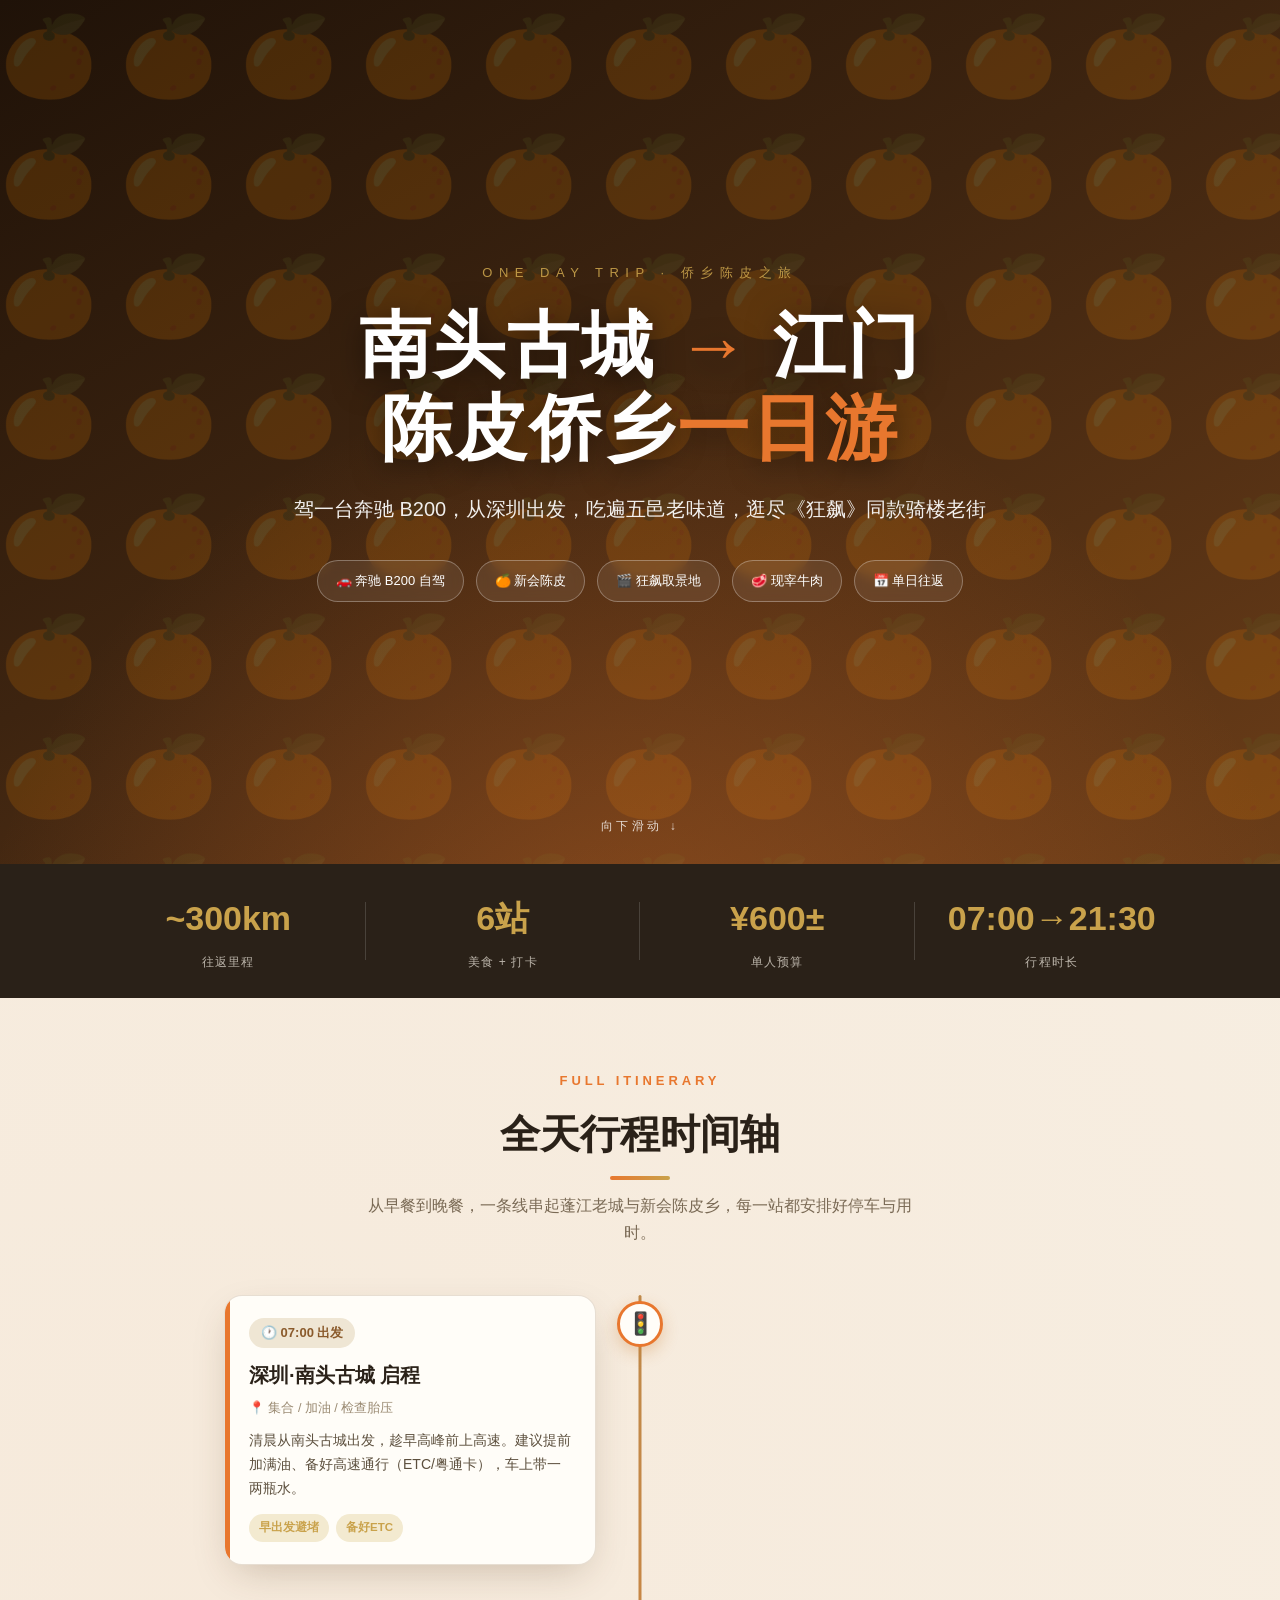
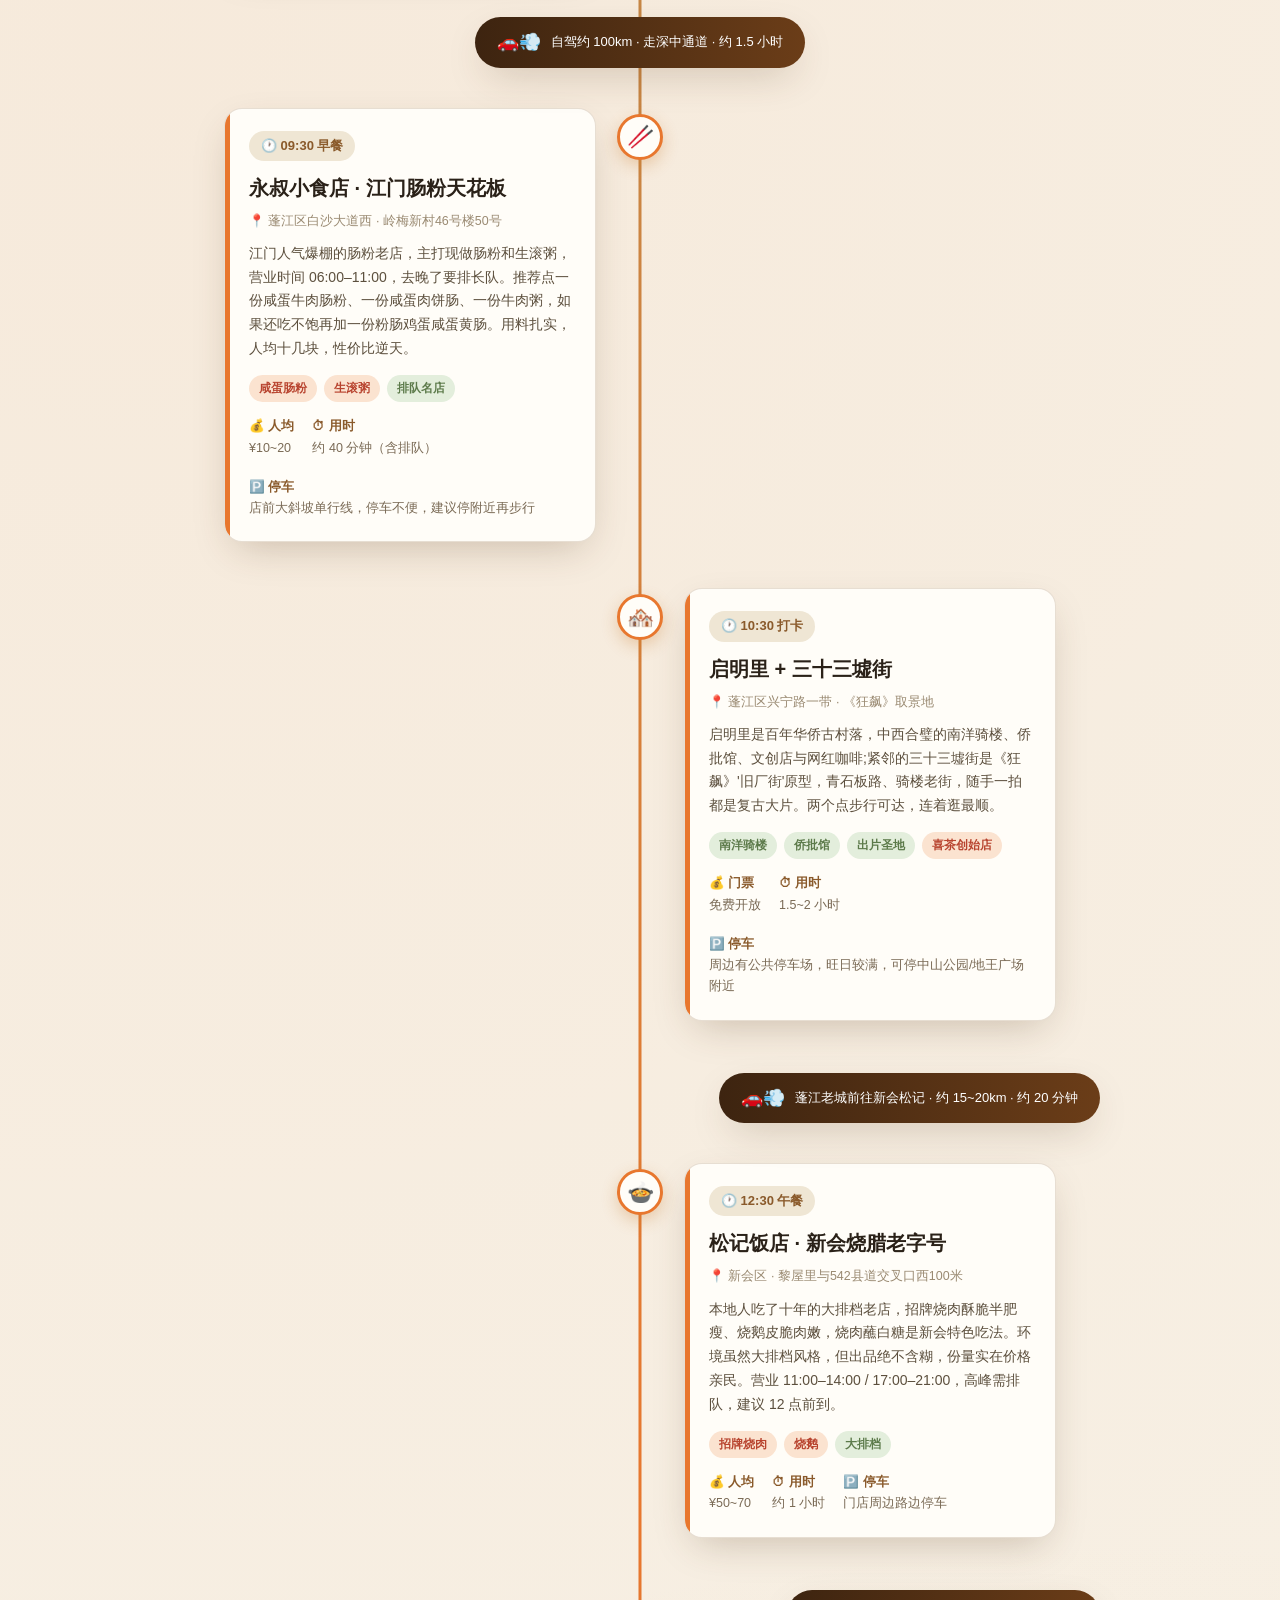
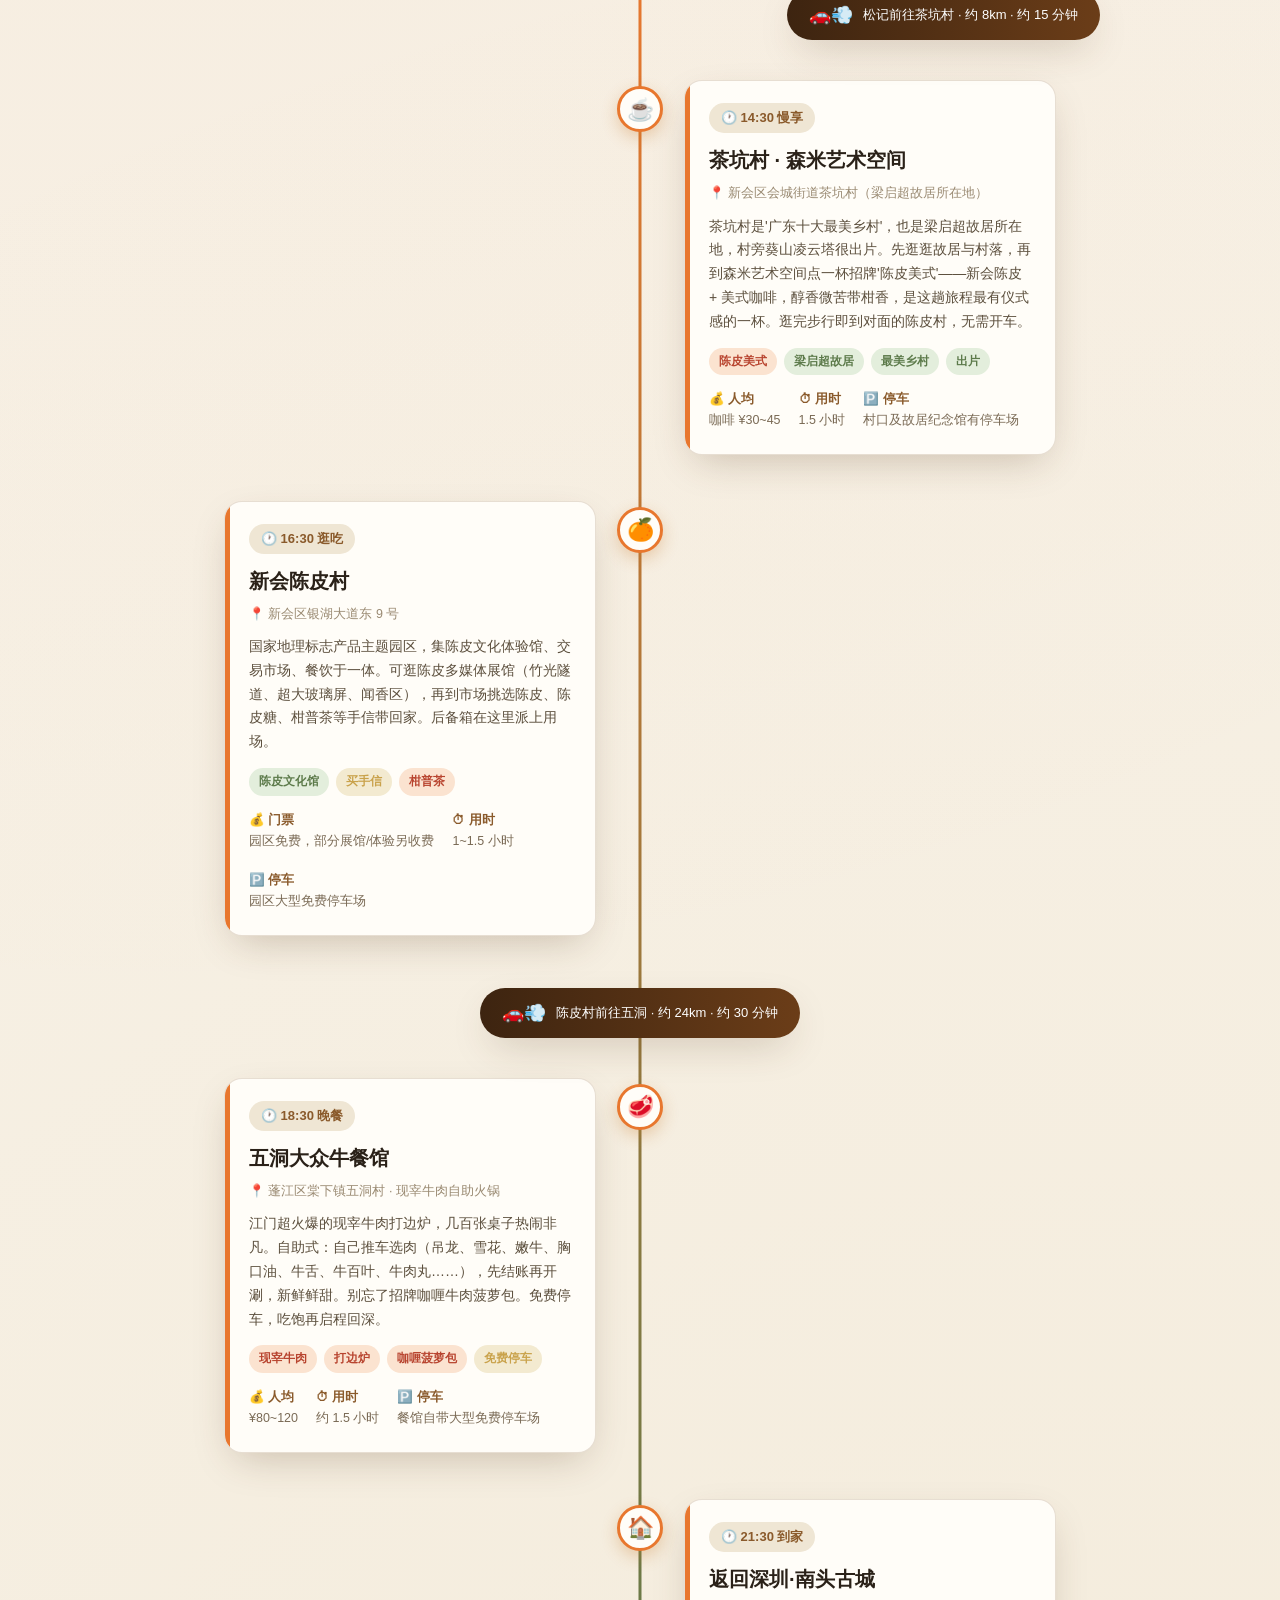
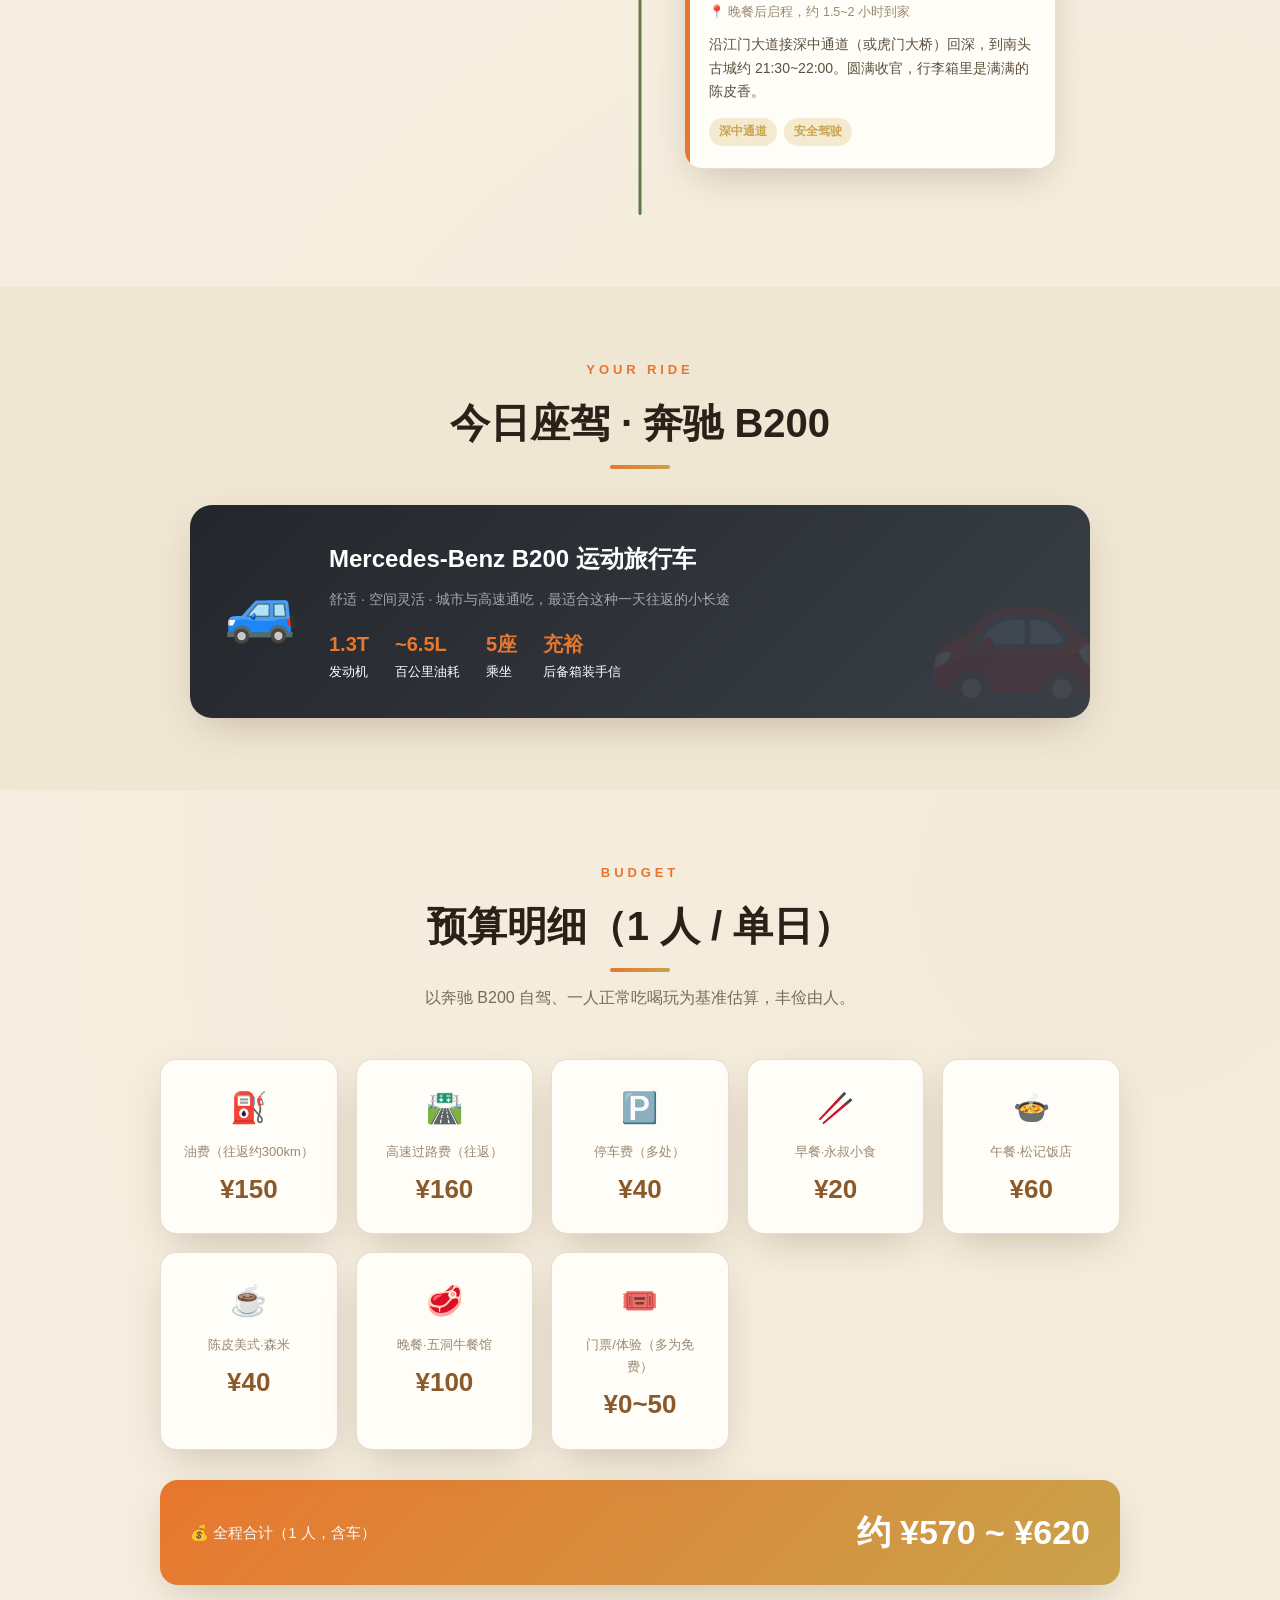
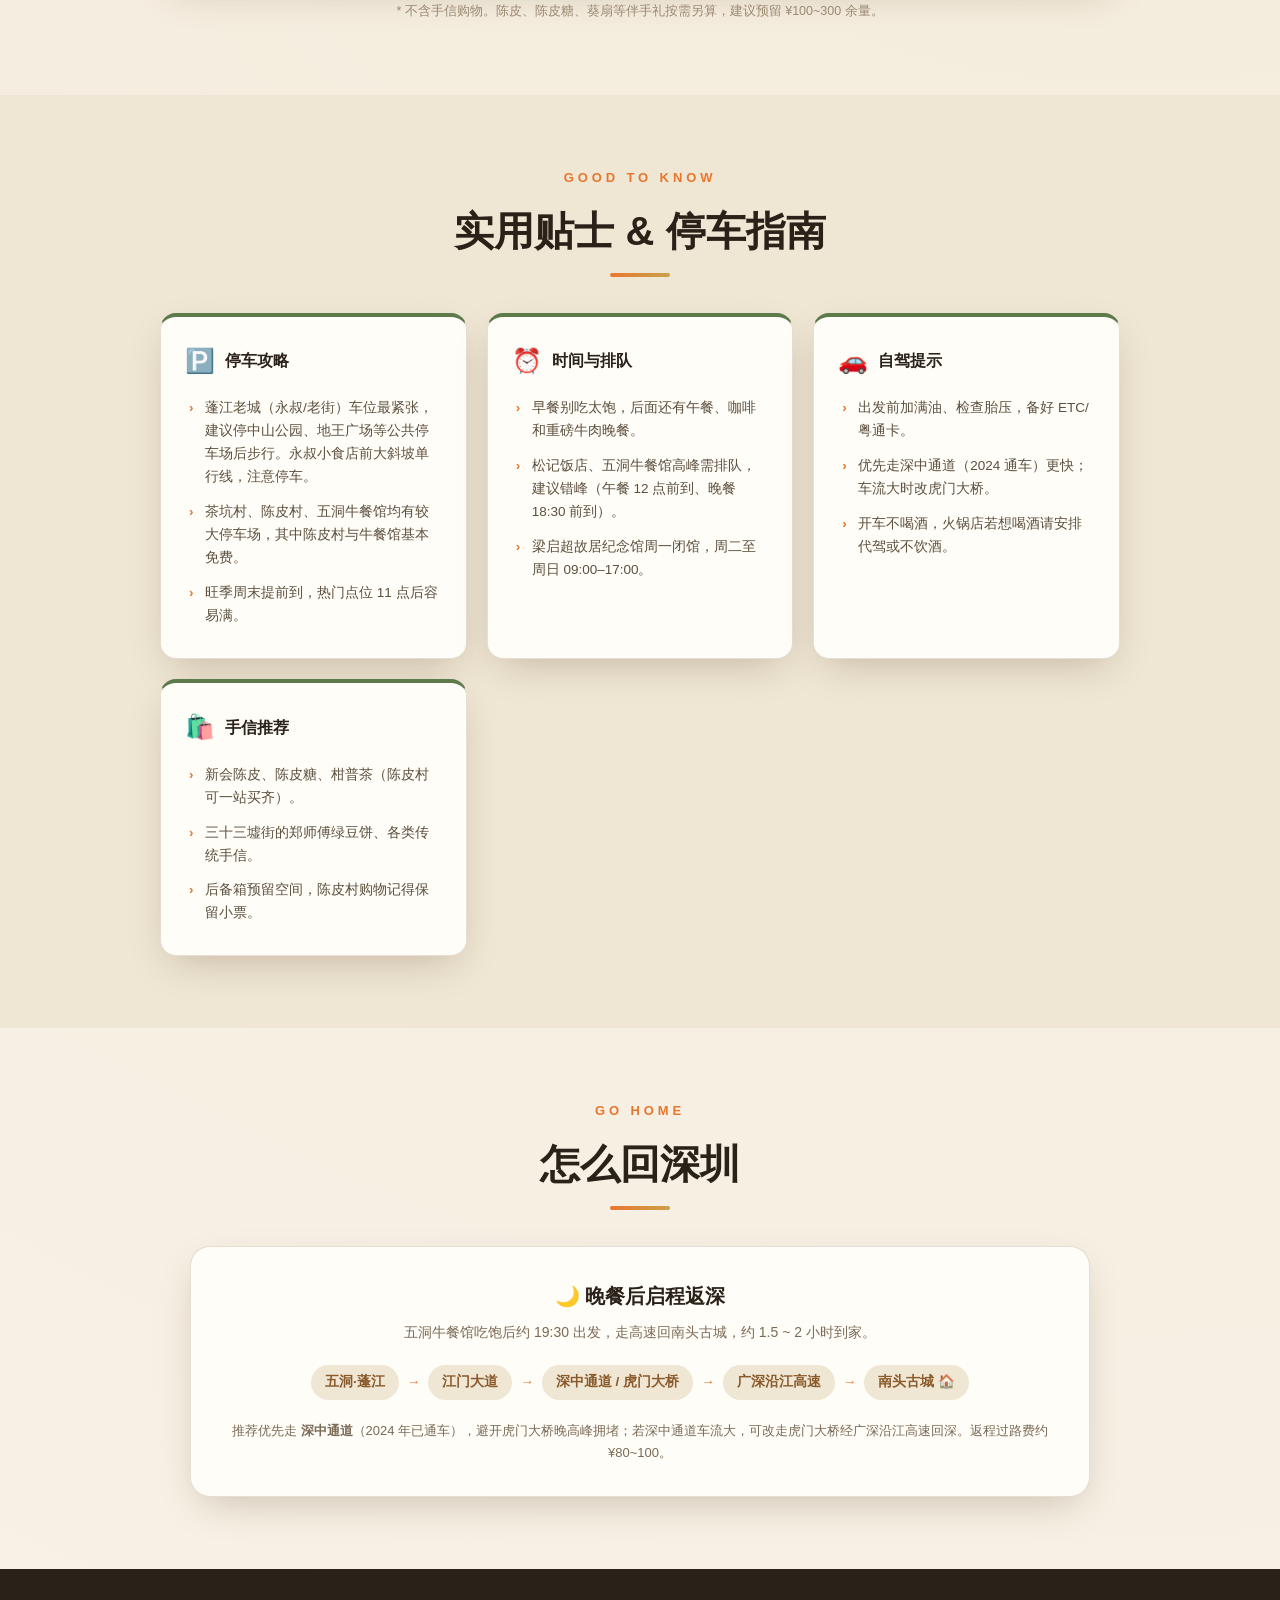
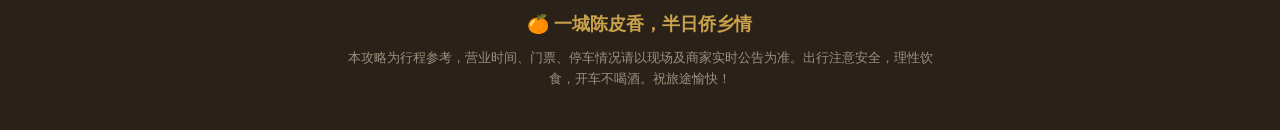
<file: 2025-shenzhen-jiangmen/index.html>
<!DOCTYPE html>
<html lang="zh-CN">
<head>
<meta charset="UTF-8">
<meta name="viewport" content="width=device-width, initial-scale=1.0">
<title>深圳 → 江门 · 陈皮侨乡一日游攻略</title>
<link rel="preconnect" href="https://fonts.googleapis.com">
<style>
:root{
  --ink:#2a2118; --paper:#f7f1e6; --paper2:#efe6d4;
  --tea:#8a5a2b; --tea-light:#c08a4a; --orange:#e8772e;
  --green:#5c7a4a; --gold:#c9a24b; --red:#b8442f;
  --card:#fffdf8; --shadow:0 14px 40px -12px rgba(80,50,20,.28);
  --line:rgba(120,80,40,.18);
}
*{margin:0;padding:0;box-sizing:border-box}
html{scroll-behavior:smooth}
body{
  font-family:"PingFang SC","Microsoft YaHei","Noto Sans SC",sans-serif;
  color:var(--ink); background:var(--paper);
  background-image:
    radial-gradient(circle at 12% 20%,rgba(232,119,46,.06),transparent 40%),
    radial-gradient(circle at 88% 70%,rgba(201,162,75,.08),transparent 45%);
  line-height:1.7; overflow-x:hidden;
}
.wrap{max-width:1120px;margin:0 auto;padding:0 20px}

/* ===== HERO ===== */
.hero{
  position:relative;min-height:96vh;display:flex;align-items:center;justify-content:center;
  text-align:center;overflow:hidden;
  background:linear-gradient(150deg,#1f1208 0%,#3d2410 45%,#6b3d18 100%);
}
.hero::after{content:"";position:absolute;inset:0;
  background:radial-gradient(circle at 50% 120%,rgba(232,119,46,.35),transparent 55%);}
.hero-bg{position:absolute;inset:0;opacity:.16;
  background-image:url("data:image/svg+xml,%3Csvg xmlns='http://www.w3.org/2000/svg' width='80' height='80'%3E%3Ctext y='55' font-size='52'%3E%F0%9F%8D%8A%3C/text%3E%3C/svg%3E");
  background-size:120px;animation:drift 60s linear infinite;}
@keyframes drift{from{background-position:0 0}to{background-position:480px 480px}}
.hero-inner{position:relative;z-index:2;color:#fff;padding:30px;animation:rise 1.1s cubic-bezier(.2,.8,.2,1)}
.hero .eyebrow{letter-spacing:.5em;font-size:13px;color:var(--gold);margin-bottom:20px;
  text-transform:uppercase;opacity:.9}
.hero h1{font-size:clamp(34px,7vw,72px);font-weight:800;letter-spacing:2px;
  text-shadow:0 6px 30px rgba(0,0,0,.5);line-height:1.15}
.hero h1 .accent{color:var(--orange)}
.hero .sub{margin-top:22px;font-size:clamp(15px,2.4vw,20px);opacity:.92;font-weight:300}
.hero-tags{display:flex;gap:12px;justify-content:center;flex-wrap:wrap;margin-top:34px}
.htag{padding:9px 18px;border:1px solid rgba(255,255,255,.3);border-radius:30px;
  font-size:13px;backdrop-filter:blur(6px);background:rgba(255,255,255,.08);
  transition:.3s;color:#fff}
.htag:hover{background:rgba(232,119,46,.35);transform:translateY(-3px)}
.scroll-cue{position:absolute;bottom:28px;left:50%;transform:translateX(-50%);
  color:#fff;font-size:12px;letter-spacing:.3em;z-index:2;animation:bob 2s infinite;opacity:.8}
@keyframes bob{0%,100%{transform:translate(-50%,0)}50%{transform:translate(-50%,10px)}}
@keyframes rise{from{opacity:0;transform:translateY(40px)}to{opacity:1;transform:none}}

/* ===== SUMMARY STRIP ===== */
.strip{background:var(--ink);color:#f7f1e6;padding:26px 0}
.strip .wrap{display:grid;grid-template-columns:repeat(4,1fr);gap:18px}
.stat{text-align:center;position:relative}
.stat:not(:last-child)::after{content:"";position:absolute;right:-9px;top:15%;height:70%;
  width:1px;background:rgba(255,255,255,.15)}
.stat .num{font-size:clamp(22px,4vw,34px);font-weight:800;color:var(--gold)}
.stat .lbl{font-size:12px;opacity:.7;letter-spacing:.1em;margin-top:4px}

/* ===== SECTION ===== */
section{padding:72px 0}
.sec-head{text-align:center;margin-bottom:48px}
.sec-head .kicker{color:var(--orange);font-weight:700;letter-spacing:.3em;font-size:13px}
.sec-head h2{font-size:clamp(26px,4.5vw,40px);font-weight:800;margin-top:8px;position:relative;display:inline-block}
.sec-head h2::after{content:"";position:absolute;left:50%;bottom:-12px;transform:translateX(-50%);
  width:60px;height:4px;border-radius:4px;background:linear-gradient(90deg,var(--orange),var(--gold))}
.sec-head p{color:#7a6a55;margin-top:24px;max-width:560px;margin-inline:auto}

/* ===== TIMELINE ===== */
.timeline{position:relative;max-width:920px;margin:0 auto}
.timeline::before{content:"";position:absolute;left:50%;top:0;bottom:0;width:3px;
  transform:translateX(-50%);
  background:linear-gradient(var(--tea-light),var(--orange),var(--green));border-radius:3px}
.stop{position:relative;width:50%;padding:0 44px 46px;opacity:0;transform:translateY(36px);transition:.7s}
.stop.show{opacity:1;transform:none}
.stop:nth-child(odd){left:0;text-align:right}
.stop:nth-child(even){left:50%}
.dot{position:absolute;top:6px;width:46px;height:46px;border-radius:50%;
  background:var(--card);border:3px solid var(--orange);display:flex;align-items:center;justify-content:center;
  font-size:22px;box-shadow:0 6px 16px rgba(200,120,40,.3);z-index:3}
.stop:nth-child(odd) .dot{right:-23px}
.stop:nth-child(even) .dot{left:-23px}
.card{background:var(--card);border-radius:18px;padding:22px 24px;box-shadow:var(--shadow);
  border:1px solid var(--line);text-align:left;transition:.35s;position:relative;overflow:hidden}
.card::before{content:"";position:absolute;top:0;left:0;width:5px;height:100%;background:var(--orange)}
.card:hover{transform:translateY(-6px) scale(1.01);box-shadow:0 22px 50px -14px rgba(80,50,20,.4)}
.card .time{display:inline-flex;align-items:center;gap:6px;background:var(--paper2);
  color:var(--tea);font-weight:700;font-size:13px;padding:4px 12px;border-radius:20px;margin-bottom:10px}
.card h3{font-size:20px;font-weight:800;margin-bottom:6px}
.card .meta{font-size:12.5px;color:#9a8a72;margin-bottom:10px}
.card p{font-size:14px;color:#5c4f3d}
.card .tags{display:flex;flex-wrap:wrap;gap:7px;margin-top:14px}
.chip{font-size:11.5px;padding:4px 10px;border-radius:14px;background:var(--paper2);color:var(--tea);font-weight:600}
.chip.eat{background:#fbe3d0;color:var(--red)}
.chip.fun{background:#e3eedc;color:var(--green)}
.chip.tip{background:#f3ead0;color:var(--gold)}
.card .info-row{display:flex;gap:18px;margin-top:14px;flex-wrap:wrap;font-size:12.5px;color:#7a6a55}
.card .info-row b{color:var(--tea)}

/* drive segment */
.drive{width:100%!important;left:0!important;text-align:center;padding:6px 0 40px}
.drive .pill{display:inline-flex;align-items:center;gap:10px;background:linear-gradient(90deg,#3d2410,#6b3d18);
  color:#fff;padding:10px 22px;border-radius:30px;font-size:13px;box-shadow:var(--shadow);position:relative;z-index:3}
.drive .pill .car{font-size:18px;animation:vroom 2.4s ease-in-out infinite}
@keyframes vroom{0%,100%{transform:translateX(-4px)}50%{transform:translateX(4px)}}

/* ===== CAR INFO ===== */
.car-card{background:linear-gradient(135deg,#23262b,#3a3f47);color:#fff;border-radius:22px;
  padding:34px;display:flex;gap:30px;align-items:center;flex-wrap:wrap;box-shadow:var(--shadow);
  max-width:900px;margin:0 auto;position:relative;overflow:hidden}
.car-card::after{content:"🚗";position:absolute;right:-10px;bottom:-30px;font-size:140px;opacity:.08}
.car-emoji{font-size:60px;flex-shrink:0}
.car-card h3{font-size:24px;margin-bottom:8px}
.car-card .star{color:#c0c4cc;opacity:.8;font-size:14px}
.car-specs{display:flex;gap:26px;flex-wrap:wrap;margin-top:16px}
.car-specs div{font-size:13px}
.car-specs b{display:block;font-size:20px;color:#e8772e}

/* ===== BUDGET ===== */
.budget-grid{display:grid;grid-template-columns:repeat(auto-fit,minmax(170px,1fr));gap:18px;max-width:960px;margin:0 auto 30px}
.bcard{background:var(--card);border-radius:16px;padding:22px;text-align:center;box-shadow:var(--shadow);
  border:1px solid var(--line);transition:.3s}
.bcard:hover{transform:translateY(-6px)}
.bcard .ic{font-size:30px}
.bcard .bt{font-size:13px;color:#9a8a72;margin:8px 0 4px}
.bcard .bv{font-size:26px;font-weight:800;color:var(--tea)}
.budget-total{max-width:960px;margin:0 auto;background:linear-gradient(135deg,var(--orange),var(--gold));
  color:#fff;border-radius:18px;padding:24px 30px;display:flex;justify-content:space-between;align-items:center;
  flex-wrap:wrap;gap:12px;box-shadow:var(--shadow)}
.budget-total .bl{font-size:15px;opacity:.95}
.budget-total .bn{font-size:34px;font-weight:800}
.budget-note{text-align:center;color:#9a8a72;font-size:12.5px;margin-top:16px}

/* ===== TIPS ===== */
.tips-grid{display:grid;grid-template-columns:repeat(auto-fit,minmax(250px,1fr));gap:20px;max-width:960px;margin:0 auto}
.tip-card{background:var(--card);border-radius:16px;padding:24px;box-shadow:var(--shadow);
  border:1px solid var(--line);transition:.3s;border-top:4px solid var(--green)}
.tip-card:hover{transform:translateY(-5px)}
.tip-card .th{display:flex;align-items:center;gap:10px;font-weight:800;font-size:16px;margin-bottom:10px}
.tip-card .th .ti{font-size:24px}
.tip-card ul{list-style:none}
.tip-card li{font-size:13.5px;color:#5c4f3d;padding:6px 0 6px 20px;position:relative}
.tip-card li::before{content:"›";position:absolute;left:4px;color:var(--orange);font-weight:800}

/* ===== RETURN ===== */
.return-box{max-width:900px;margin:0 auto;background:var(--card);border-radius:20px;padding:32px;
  box-shadow:var(--shadow);border:1px solid var(--line);text-align:center}
.return-box .rt{font-size:20px;font-weight:800;margin-bottom:8px}
.return-box .route{display:flex;align-items:center;justify-content:center;flex-wrap:wrap;gap:8px;margin:20px 0;font-size:13.5px}
.return-box .node{background:var(--paper2);padding:6px 14px;border-radius:20px;color:var(--tea);font-weight:600}
.return-box .arr{color:var(--orange);font-weight:800}

/* ===== FOOTER ===== */
footer{background:var(--ink);color:#cbbfa9;text-align:center;padding:40px 20px}
footer .fbig{color:var(--gold);font-size:18px;font-weight:700;margin-bottom:8px}
footer .fsm{font-size:12.5px;opacity:.7;max-width:600px;margin:0 auto}

/* ===== RESPONSIVE ===== */
@media(max-width:760px){
  .strip .wrap{grid-template-columns:repeat(2,1fr);gap:22px}
  .stat:nth-child(2)::after{display:none}
  .timeline::before{left:24px}
  .stop{width:100%;left:0!important;text-align:left!important;padding:0 0 40px 60px}
  .stop:nth-child(odd) .dot,.stop:nth-child(even) .dot{left:1px;right:auto}
  .card{text-align:left}
  .car-card{flex-direction:column;text-align:center}
}
.fade{opacity:0;transform:translateY(30px);transition:.8s}
.fade.show{opacity:1;transform:none}
</style>
</head>
<body>

<!-- HERO -->
<header class="hero">
  <div class="hero-bg"></div>
  <div class="hero-inner">
    <div class="eyebrow">ONE DAY TRIP · 侨乡陈皮之旅</div>
    <h1>南头古城 <span class="accent">→</span> 江门<br>陈皮侨乡<span class="accent">一日游</span></h1>
    <p class="sub">驾一台奔驰 B200，从深圳出发，吃遍五邑老味道，逛尽《狂飙》同款骑楼老街</p>
    <div class="hero-tags">
      <span class="htag">🚗 奔驰 B200 自驾</span>
      <span class="htag">🍊 新会陈皮</span>
      <span class="htag">🎬 狂飙取景地</span>
      <span class="htag">🥩 现宰牛肉</span>
      <span class="htag">📅 单日往返</span>
    </div>
  </div>
  <div class="scroll-cue">向下滑动 ↓</div>
</header>

<!-- STAT STRIP -->
<div class="strip">
  <div class="wrap">
    <div class="stat"><div class="num">~300km</div><div class="lbl">往返里程</div></div>
    <div class="stat"><div class="num">6站</div><div class="lbl">美食 + 打卡</div></div>
    <div class="stat"><div class="num">¥600±</div><div class="lbl">单人预算</div></div>
    <div class="stat"><div class="num">07:00→21:30</div><div class="lbl">行程时长</div></div>
  </div>
</div>

<!-- TIMELINE -->
<section id="plan">
  <div class="wrap">
    <div class="sec-head">
      <div class="kicker">FULL ITINERARY</div>
      <h2>全天行程时间轴</h2>
      <p>从早餐到晚餐，一条线串起蓬江老城与新会陈皮乡，每一站都安排好停车与用时。</p>
    </div>
    <div class="timeline" id="timeline"></div>
  </div>
</section>

<!-- CAR -->
<section style="background:var(--paper2)">
  <div class="wrap">
    <div class="sec-head">
      <div class="kicker">YOUR RIDE</div>
      <h2>今日座驾 · 奔驰 B200</h2>
    </div>
    <div class="car-card">
      <div class="car-emoji">🚙</div>
      <div style="flex:1;min-width:220px">
        <h3>Mercedes-Benz B200 运动旅行车</h3>
        <div class="star">舒适 · 空间灵活 · 城市与高速通吃，最适合这种一天往返的小长途</div>
        <div class="car-specs">
          <div><b>1.3T</b>发动机</div>
          <div><b>~6.5L</b>百公里油耗</div>
          <div><b>5座</b>乘坐</div>
          <div><b>充裕</b>后备箱装手信</div>
        </div>
      </div>
    </div>
  </div>
</section>

<!-- BUDGET -->
<section id="budget">
  <div class="wrap">
    <div class="sec-head">
      <div class="kicker">BUDGET</div>
      <h2>预算明细（1 人 / 单日）</h2>
      <p>以奔驰 B200 自驾、一人正常吃喝玩为基准估算，丰俭由人。</p>
    </div>
    <div class="budget-grid" id="budget-grid"></div>
    <div class="budget-total">
      <div class="bl">💰 全程合计（1 人，含车）</div>
      <div class="bn">约 ¥570 ~ ¥620</div>
    </div>
    <p class="budget-note">* 不含手信购物。陈皮、陈皮糖、葵扇等伴手礼按需另算，建议预留 ¥100~300 余量。</p>
  </div>
</section>

<!-- TIPS -->
<section id="tips" style="background:var(--paper2)">
  <div class="wrap">
    <div class="sec-head">
      <div class="kicker">GOOD TO KNOW</div>
      <h2>实用贴士 & 停车指南</h2>
    </div>
    <div class="tips-grid" id="tips-grid"></div>
  </div>
</section>

<!-- RETURN -->
<section id="return">
  <div class="wrap">
    <div class="sec-head">
      <div class="kicker">GO HOME</div>
      <h2>怎么回深圳</h2>
    </div>
    <div class="return-box">
      <div class="rt">🌙 晚餐后启程返深</div>
      <p style="color:#7a6a55;font-size:14px">五洞牛餐馆吃饱后约 19:30 出发，走高速回南头古城，约 1.5 ~ 2 小时到家。</p>
      <div class="route">
        <span class="node">五洞·蓬江</span><span class="arr">→</span>
        <span class="node">江门大道</span><span class="arr">→</span>
        <span class="node">深中通道 / 虎门大桥</span><span class="arr">→</span>
        <span class="node">广深沿江高速</span><span class="arr">→</span>
        <span class="node">南头古城 🏠</span>
      </div>
      <p style="color:#7a6a55;font-size:13px">推荐优先走 <b>深中通道</b>（2024 年已通车），避开虎门大桥晚高峰拥堵；若深中通道车流大，可改走虎门大桥经广深沿江高速回深。返程过路费约 ¥80~100。</p>
    </div>
  </div>
</section>

<footer>
  <div class="fbig">🍊 一城陈皮香，半日侨乡情</div>
  <div class="fsm">本攻略为行程参考，营业时间、门票、停车情况请以现场及商家实时公告为准。出行注意安全，理性饮食，开车不喝酒。祝旅途愉快！</div>
</footer>

<script src="app.js"></script>
</body>
</html>
</file>
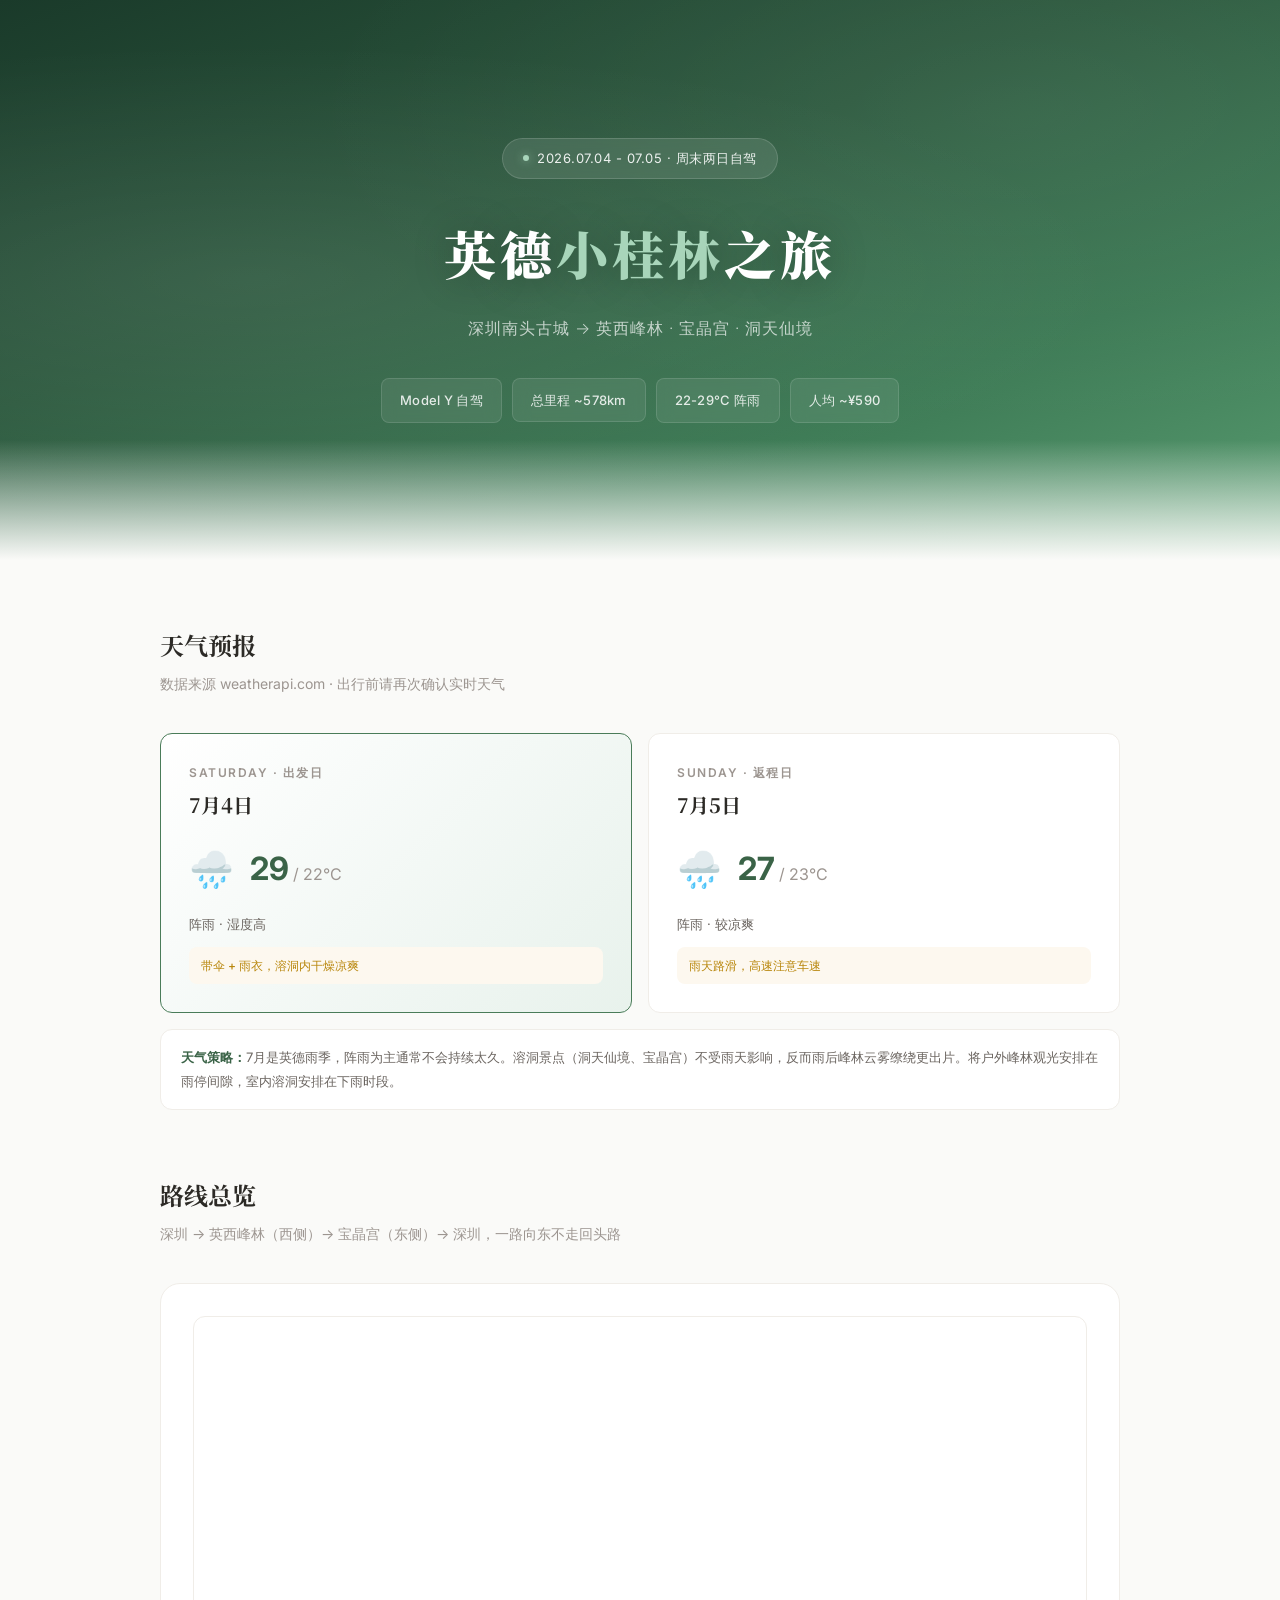
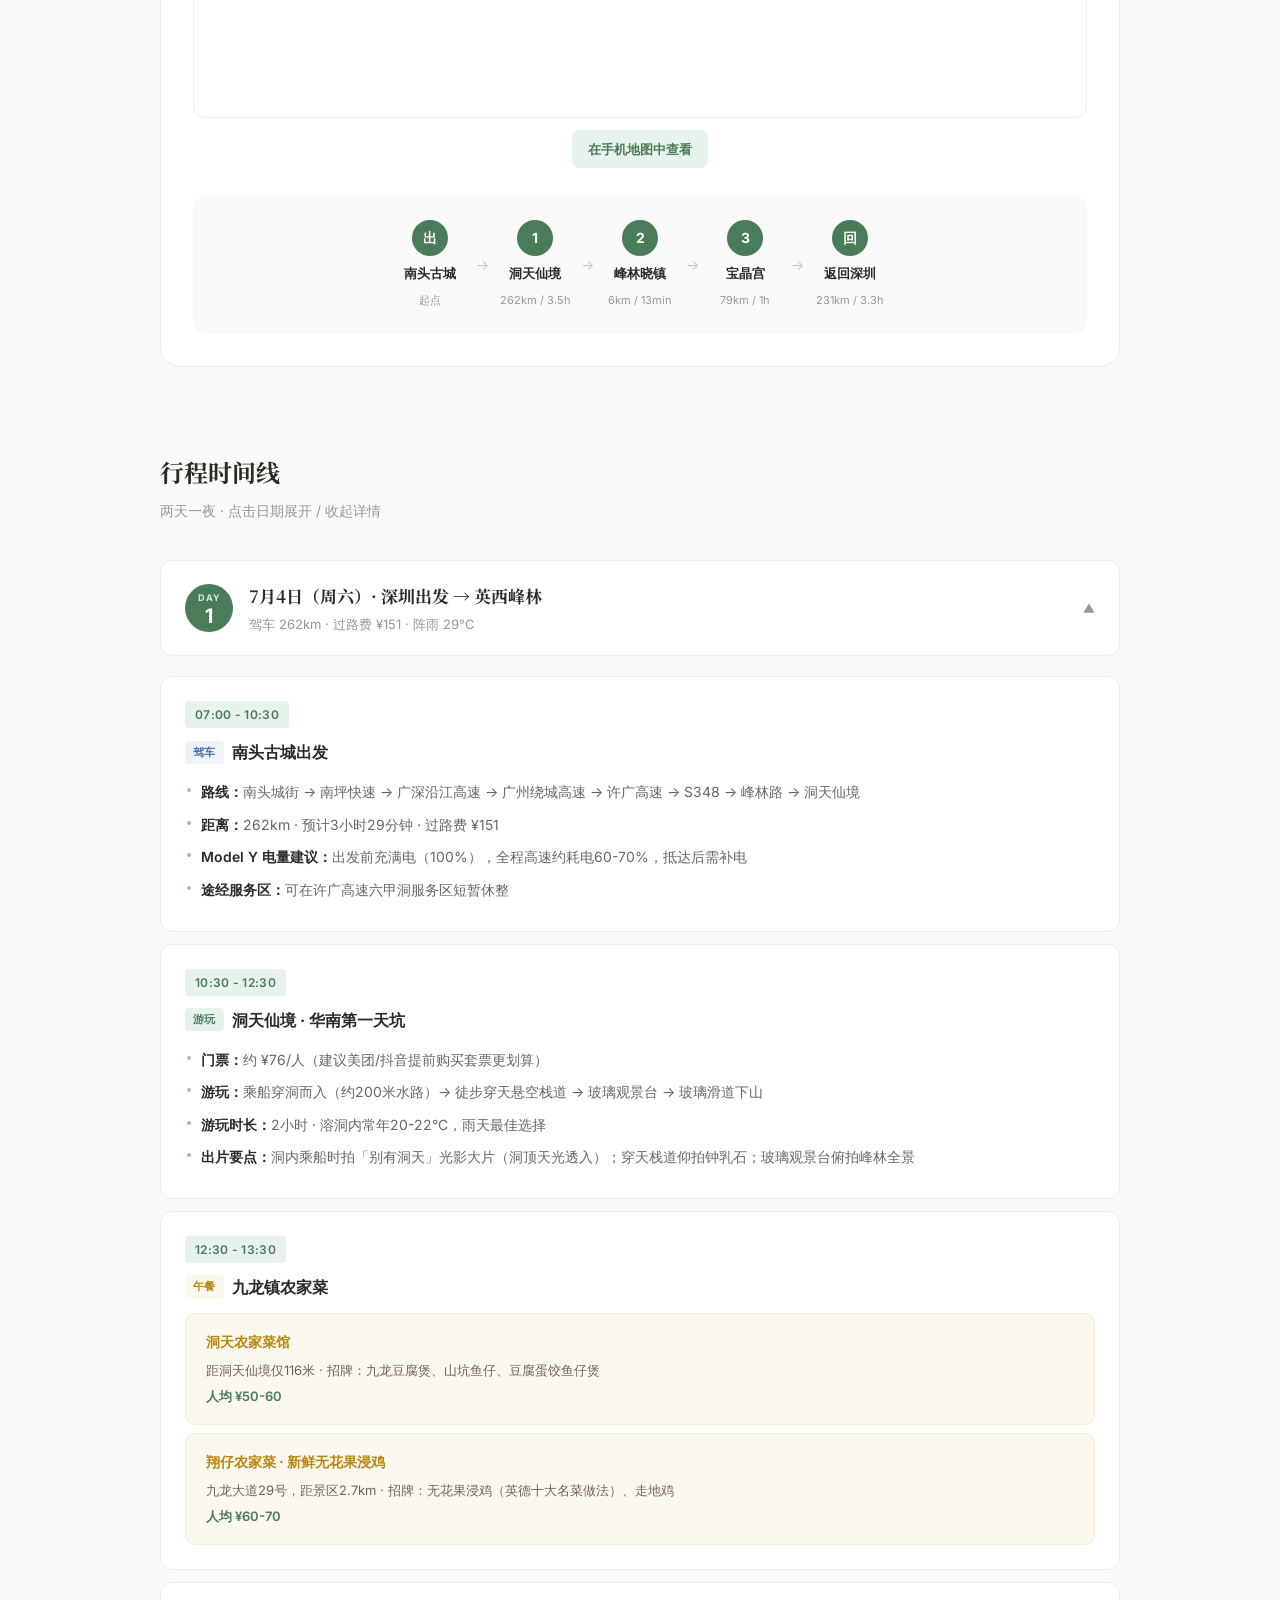
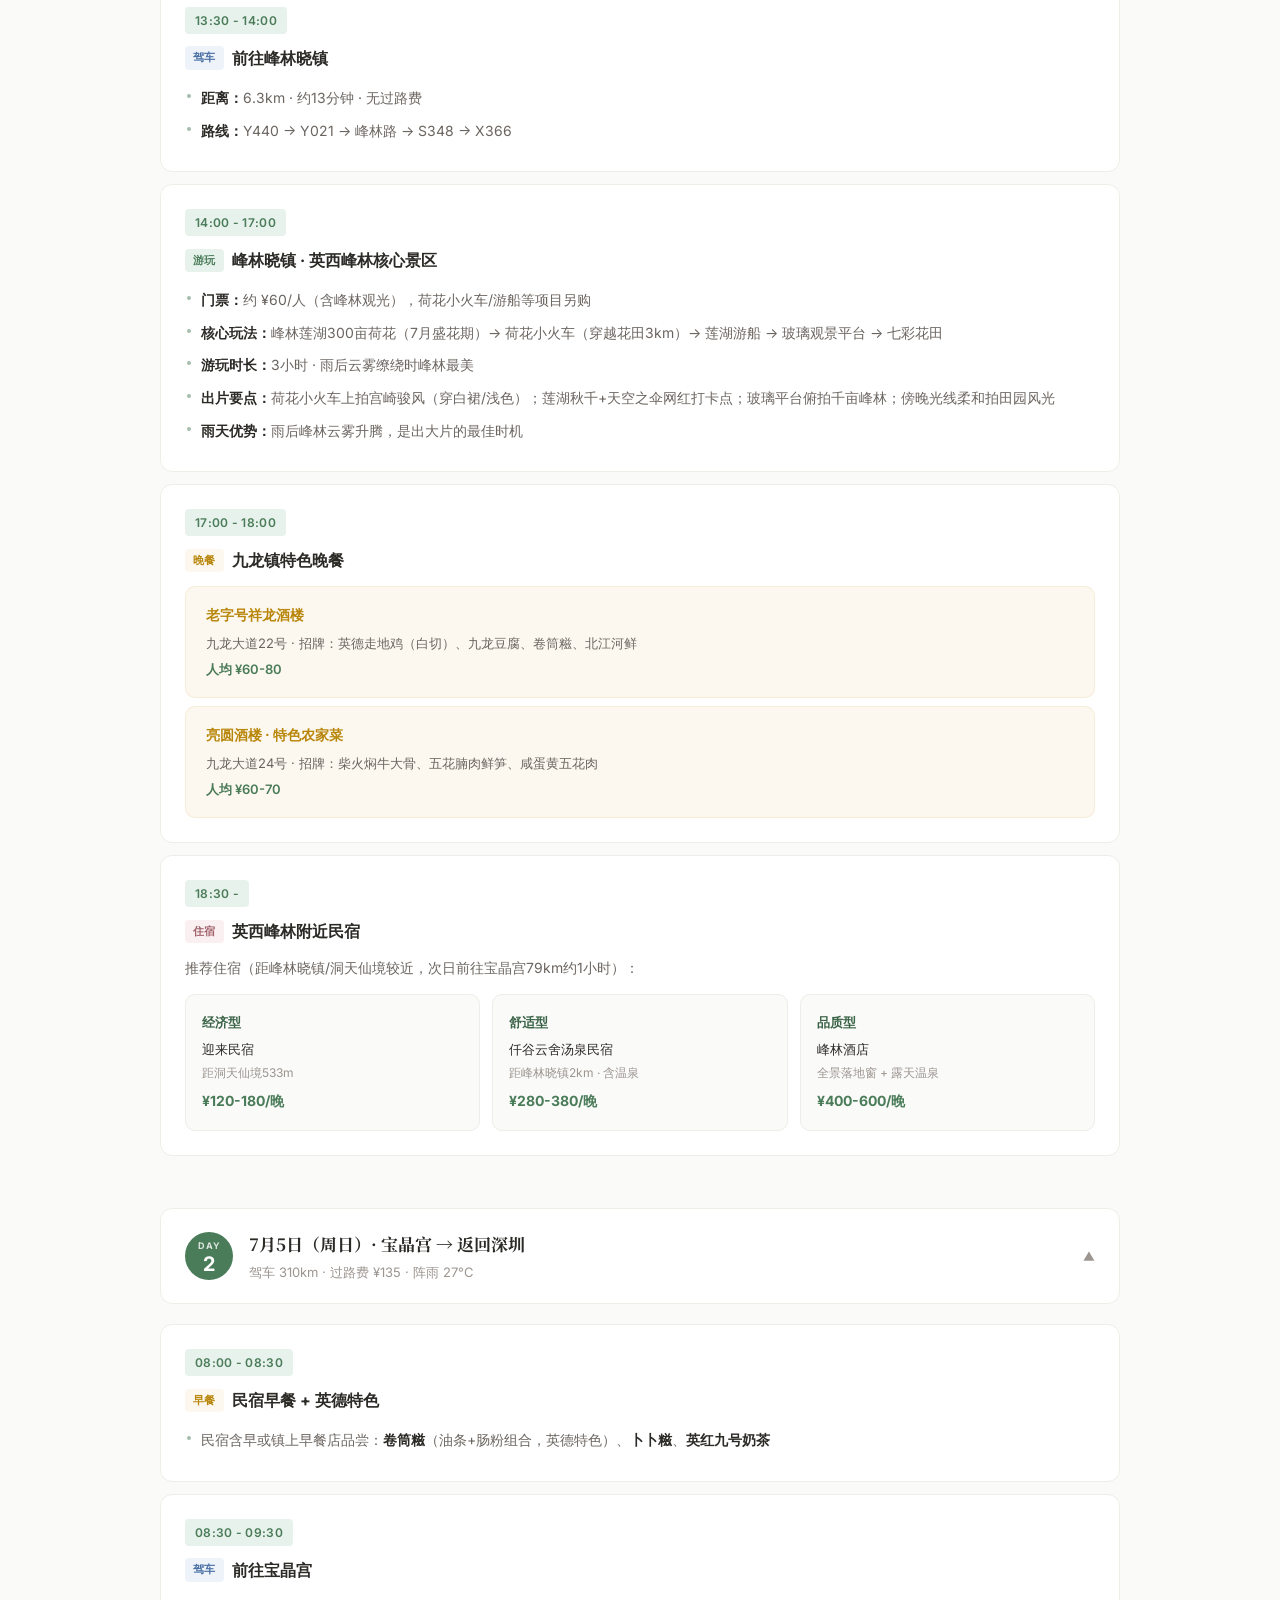
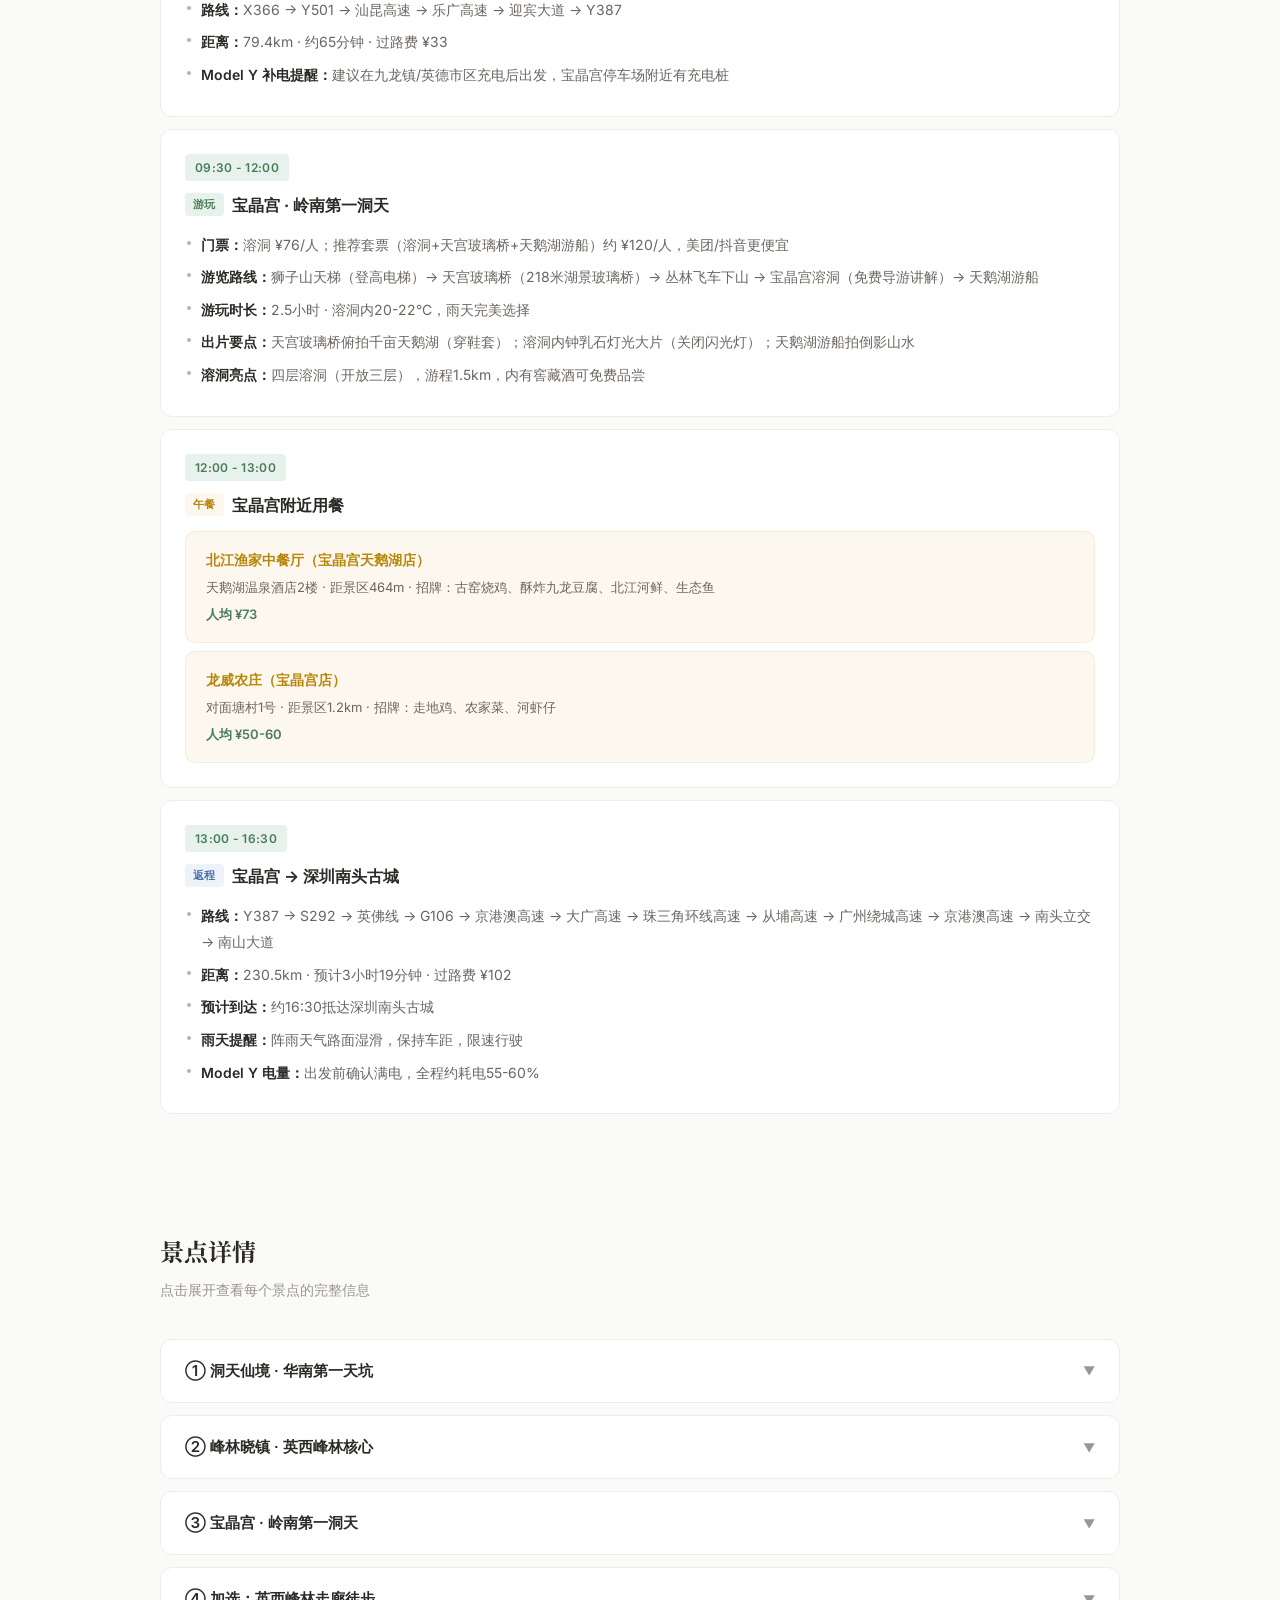
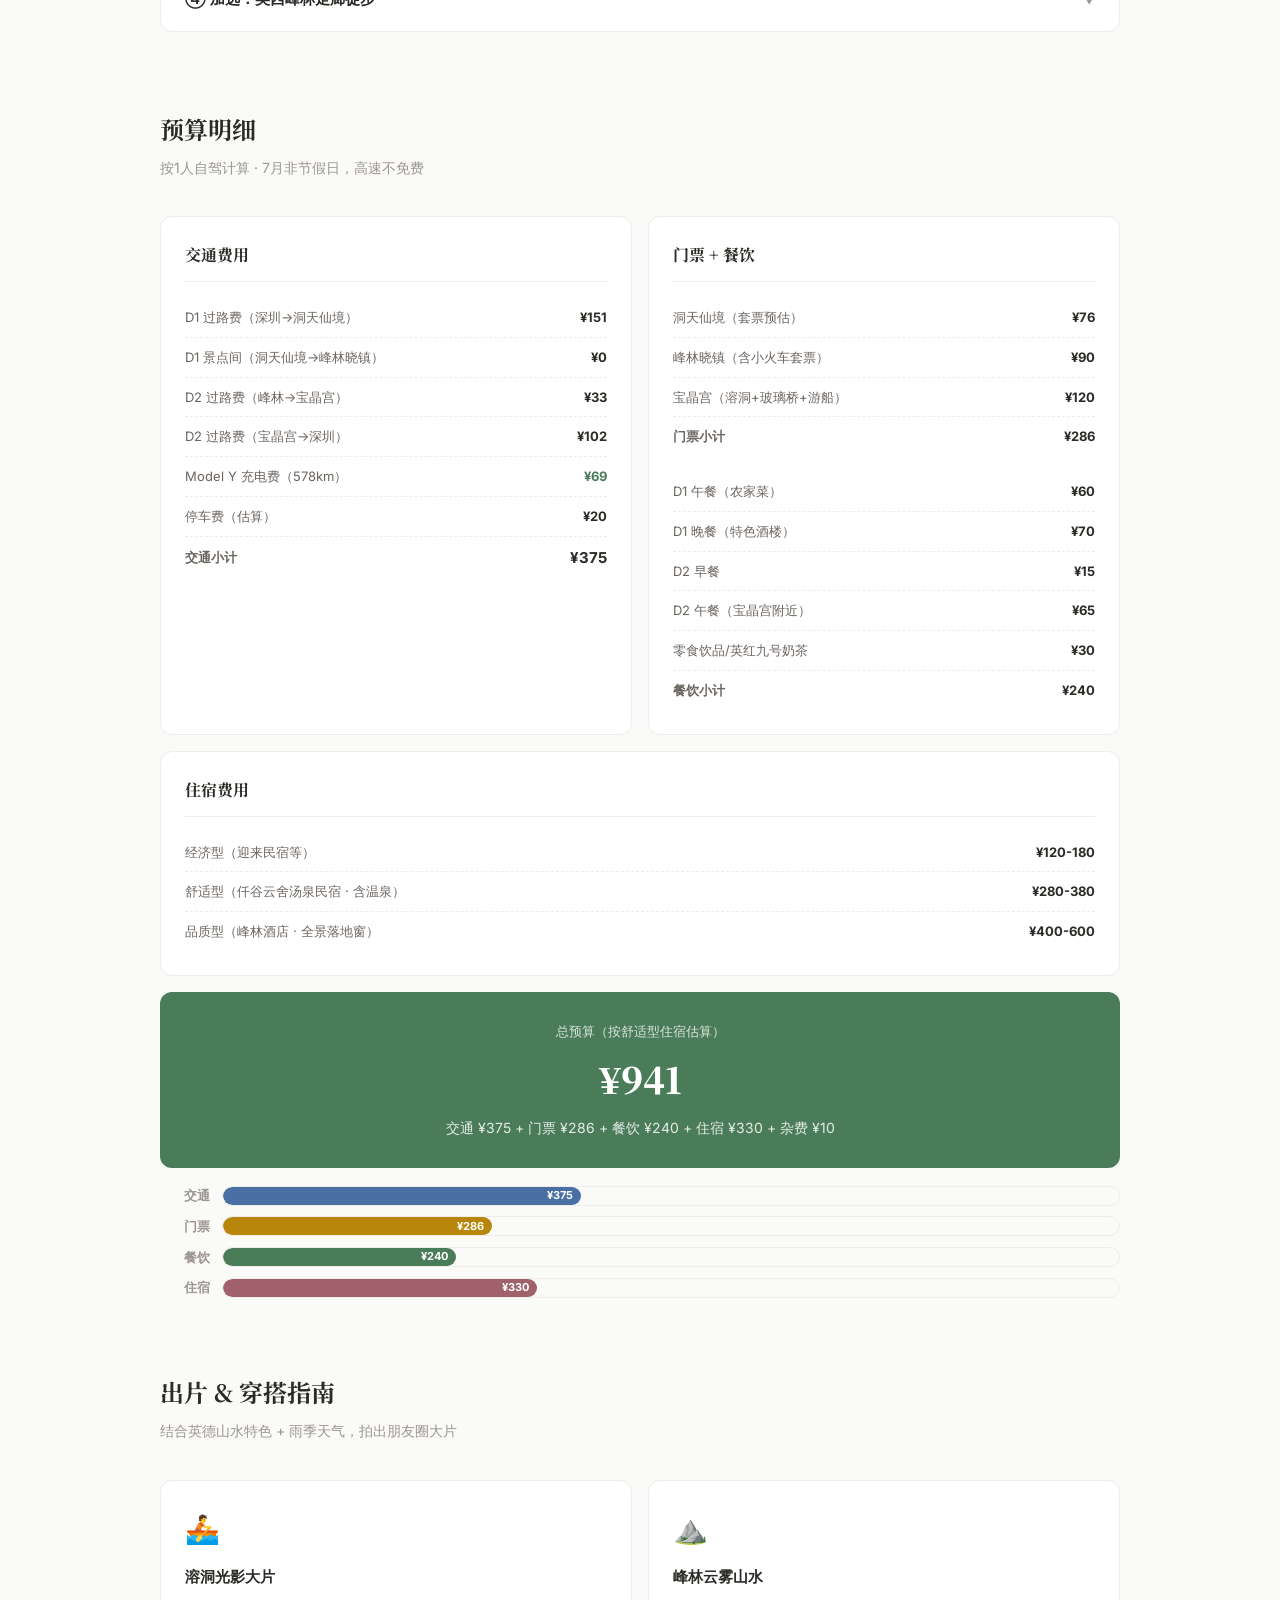
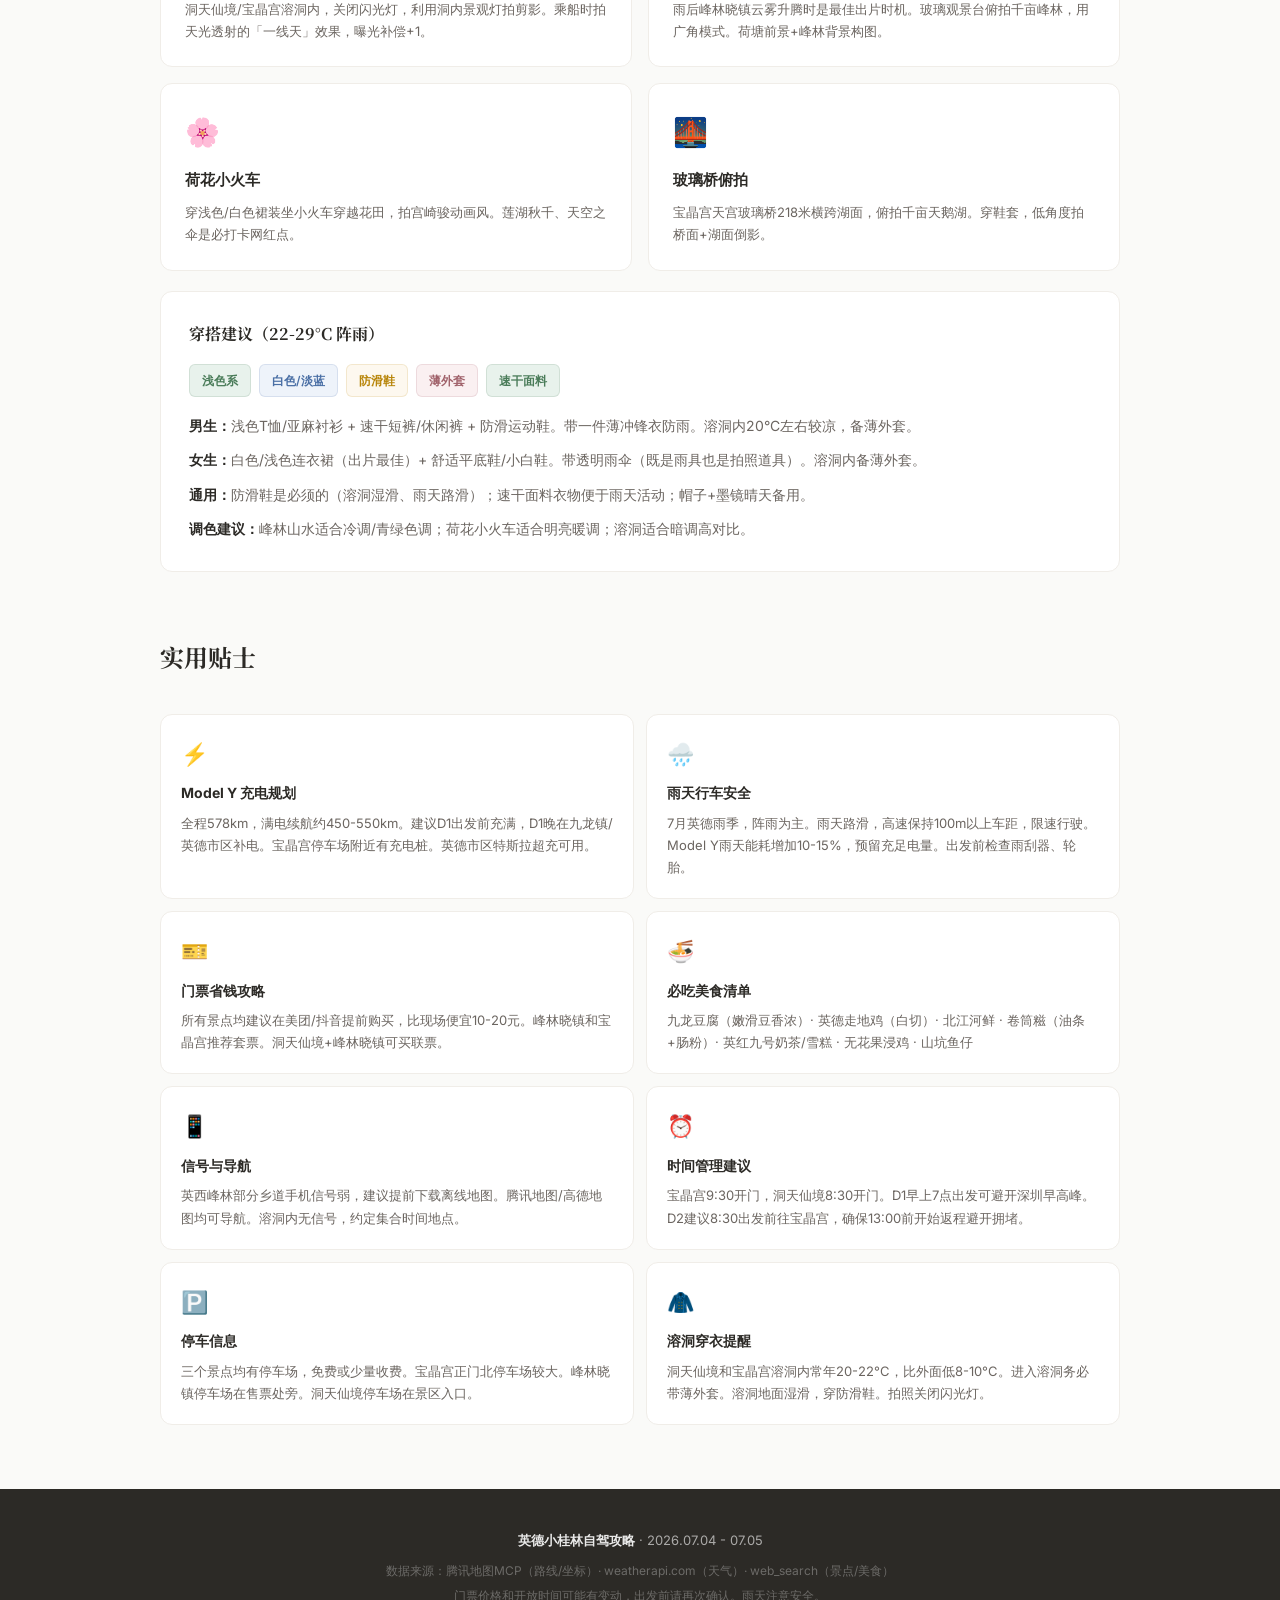
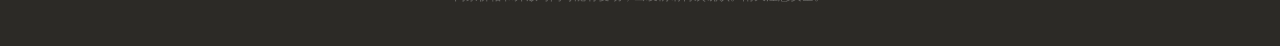
<file: 2026-shenzhen-yingde/index.html>
<!DOCTYPE html>
<html lang="zh-CN">
<head>
<meta charset="UTF-8">
<meta name="viewport" content="width=device-width, initial-scale=1.0">
<title>英德自驾攻略 · 英西峰林 × 宝晶宫</title>
<link rel="preconnect" href="https://fonts.googleapis.com">
<link rel="preconnect" href="https://fonts.gstatic.com" crossorigin>
<link href="https://fonts.googleapis.com/css2?family=Noto+Serif+SC:wght@400;600;700;900&family=Inter:wght@300;400;500;600;700&display=swap" rel="stylesheet">
<style>
:root {
  --bg: #fafaf8;
  --surface: #ffffff;
  --surface-warm: #fefdfb;
  --border: #f0ede8;
  --border-hover: #e0dbd4;
  --text: #2c2a26;
  --text-secondary: #6b6560;
  --text-muted: #9c9590;
  --accent: #4a7c59;
  --accent-light: #e8f2ec;
  --accent-dark: #3a6347;
  --gold: #b8860b;
  --gold-light: #fdf8ef;
  --blue: #4a6fa5;
  --blue-light: #eef3fa;
  --rose: #a0616a;
  --rose-light: #faf0f1;
  --radius: 12px;
  --radius-lg: 20px;
  --shadow-xs: 0 1px 2px rgba(0,0,0,.04);
  --shadow-sm: 0 2px 8px rgba(0,0,0,.04), 0 1px 2px rgba(0,0,0,.02);
  --shadow: 0 4px 24px rgba(0,0,0,.06);
  --shadow-lg: 0 12px 48px rgba(0,0,0,.08);
  --font-serif: 'Noto Serif SC', 'Georgia', serif;
  --font-sans: 'Inter', -apple-system, 'PingFang SC', 'Microsoft YaHei', sans-serif;
  --transition: .25s cubic-bezier(.4,0,.2,1);
}

* { margin: 0; padding: 0; box-sizing: border-box; }

body {
  font-family: var(--font-sans);
  background: var(--bg);
  color: var(--text);
  line-height: 1.75;
  -webkit-font-smoothing: antialiased;
  font-size: 15px;
}

a { color: var(--accent); text-decoration: none; transition: color var(--transition); }
a:hover { color: var(--accent-dark); }

/* ===== Hero ===== */
.hero {
  position: relative;
  min-height: 560px;
  display: flex;
  align-items: center;
  justify-content: center;
  text-align: center;
  overflow: hidden;
  background: linear-gradient(160deg, #1a3a2a 0%, #2d5a3f 40%, #3d7a55 70%, #5a9e72 100%);
}
.hero::before {
  content: '';
  position: absolute;
  inset: 0;
  background:
    radial-gradient(ellipse at 20% 50%, rgba(255,255,255,.08) 0%, transparent 60%),
    radial-gradient(ellipse at 80% 20%, rgba(255,255,255,.05) 0%, transparent 50%);
}
.hero::after {
  content: '';
  position: absolute;
  bottom: 0;
  left: 0;
  right: 0;
  height: 120px;
  background: linear-gradient(to top, var(--bg), transparent);
}
.hero-content {
  position: relative;
  z-index: 2;
  padding: 60px 24px;
  max-width: 720px;
}
.hero-badge {
  display: inline-flex;
  align-items: center;
  gap: 8px;
  background: rgba(255,255,255,.1);
  backdrop-filter: blur(12px);
  border: 1px solid rgba(255,255,255,.15);
  border-radius: 40px;
  padding: 8px 20px;
  font-size: 13px;
  color: rgba(255,255,255,.9);
  margin-bottom: 28px;
  letter-spacing: .5px;
}
.hero-badge .dot {
  width: 6px;
  height: 6px;
  border-radius: 50%;
  background: #a8d5ba;
  box-shadow: 0 0 8px rgba(168,213,186,.6);
}
.hero h1 {
  font-family: var(--font-serif);
  font-size: 52px;
  font-weight: 900;
  color: #fff;
  letter-spacing: 4px;
  margin-bottom: 16px;
  text-shadow: 0 2px 40px rgba(0,0,0,.3);
}
.hero h1 em {
  font-style: normal;
  color: #a8d5ba;
}
.hero .subtitle {
  font-size: 16px;
  color: rgba(255,255,255,.7);
  margin-bottom: 36px;
  font-weight: 300;
  letter-spacing: 1px;
}
.hero-chips {
  display: flex;
  flex-wrap: wrap;
  gap: 10px;
  justify-content: center;
}
.hero-chips .chip {
  background: rgba(255,255,255,.08);
  backdrop-filter: blur(8px);
  border: 1px solid rgba(255,255,255,.12);
  border-radius: 8px;
  padding: 10px 18px;
  color: rgba(255,255,255,.85);
  font-size: 13px;
  font-weight: 500;
  letter-spacing: .3px;
}

/* ===== Layout ===== */
.container { max-width: 960px; margin: 0 auto; padding: 0 24px; }
.section { padding: 64px 0; }
.section-header { margin-bottom: 36px; }
.section-title {
  font-family: var(--font-serif);
  font-size: 24px;
  font-weight: 700;
  color: var(--text);
  margin-bottom: 6px;
}
.section-desc {
  color: var(--text-muted);
  font-size: 14px;
}

/* ===== Weather ===== */
.weather-grid {
  display: grid;
  grid-template-columns: repeat(2, 1fr);
  gap: 16px;
  margin-bottom: 16px;
}
.weather-card {
  background: var(--surface);
  border-radius: var(--radius);
  padding: 28px;
  border: 1px solid var(--border);
  transition: all var(--transition);
}
.weather-card:hover {
  border-color: var(--border-hover);
  box-shadow: var(--shadow-sm);
}
.weather-card.highlight {
  border-color: var(--accent);
  border-width: 1.5px;
  background: linear-gradient(135deg, var(--surface), var(--accent-light));
}
.weather-card .day-label {
  font-size: 12px;
  font-weight: 600;
  text-transform: uppercase;
  letter-spacing: 1.5px;
  color: var(--text-muted);
}
.weather-card .date {
  font-family: var(--font-serif);
  font-size: 20px;
  font-weight: 700;
  color: var(--text);
  margin: 4px 0 16px;
}
.weather-card .weather-main {
  display: flex;
  align-items: center;
  gap: 16px;
}
.weather-card .weather-icon { font-size: 36px; }
.weather-card .temp {
  font-size: 32px;
  font-weight: 700;
  color: var(--accent-dark);
}
.weather-card .temp small {
  font-size: 16px;
  color: var(--text-muted);
  font-weight: 400;
}
.weather-card .desc {
  font-size: 13px;
  color: var(--text-secondary);
  margin-top: 12px;
}
.weather-card .tip {
  margin-top: 12px;
  padding: 8px 12px;
  background: var(--gold-light);
  border-radius: 8px;
  font-size: 12px;
  color: var(--gold);
  font-weight: 500;
}

.weather-note {
  padding: 16px 20px;
  background: var(--surface);
  border: 1px solid var(--border);
  border-radius: var(--radius);
  font-size: 13px;
  color: var(--text-secondary);
  line-height: 1.8;
}
.weather-note strong { color: var(--accent-dark); }

/* ===== Route Overview ===== */
.route-box {
  background: var(--surface);
  border: 1px solid var(--border);
  border-radius: var(--radius-lg);
  padding: 32px;
  margin-bottom: 20px;
}
.route-map {
  width: 100%;
  border-radius: var(--radius);
  overflow: hidden;
  border: 1px solid var(--border);
  margin-bottom: 12px;
}
.route-map iframe { width: 100%; height: 400px; border: 0; display: block; }
.route-map-mobile {
  text-align: center;
  margin-top: 8px;
}
.route-map-mobile a {
  display: inline-flex;
  align-items: center;
  gap: 6px;
  font-size: 13px;
  font-weight: 600;
  padding: 8px 16px;
  background: var(--accent-light);
  border-radius: 8px;
  color: var(--accent);
}
.route-flow {
  display: flex;
  align-items: center;
  justify-content: center;
  flex-wrap: wrap;
  gap: 6px;
  margin-top: 28px;
  padding: 24px;
  background: var(--bg);
  border-radius: var(--radius);
}
.route-node {
  display: flex;
  flex-direction: column;
  align-items: center;
  gap: 6px;
  min-width: 80px;
}
.route-node .num {
  width: 36px;
  height: 36px;
  border-radius: 50%;
  background: var(--accent);
  color: #fff;
  display: flex;
  align-items: center;
  justify-content: center;
  font-weight: 700;
  font-size: 14px;
}
.route-node .name {
  font-size: 13px;
  font-weight: 600;
  color: var(--text);
}
.route-node .dist {
  font-size: 11px;
  color: var(--text-muted);
}
.route-arrow {
  color: var(--text-muted);
  font-size: 14px;
  opacity: .5;
}

/* ===== Timeline ===== */
.day-block { margin-bottom: 40px; }
.day-header {
  display: flex;
  align-items: center;
  gap: 16px;
  margin-bottom: 20px;
  padding: 20px 24px;
  background: var(--surface);
  border: 1px solid var(--border);
  border-radius: var(--radius);
  cursor: pointer;
  transition: all var(--transition);
  user-select: none;
}
.day-header:hover {
  border-color: var(--border-hover);
  box-shadow: var(--shadow-xs);
}
.day-badge {
  width: 48px;
  height: 48px;
  border-radius: 50%;
  background: var(--accent);
  color: #fff;
  display: flex;
  flex-direction: column;
  align-items: center;
  justify-content: center;
  font-weight: 700;
  flex-shrink: 0;
}
.day-badge .d { font-size: 9px; letter-spacing: 1px; text-transform: uppercase; opacity: .8; }
.day-badge .n { font-size: 20px; line-height: 1; }
.day-header-info { flex: 1; }
.day-header-info .title {
  font-family: var(--font-serif);
  font-size: 17px;
  font-weight: 700;
  color: var(--text);
}
.day-header-info .meta {
  font-size: 13px;
  color: var(--text-muted);
  margin-top: 2px;
}
.day-header .arrow {
  font-size: 12px;
  color: var(--text-muted);
  transition: transform var(--transition);
}
.day-block input { display: none; }
.day-block input:checked ~ .day-content { max-height: 5000px; opacity: 1; }
.day-block input:checked ~ .day-header .arrow { transform: rotate(180deg); }
.day-content {
  max-height: 0;
  overflow: hidden;
  opacity: 0;
  transition: max-height .5s ease, opacity .3s ease;
}

.tl-card {
  background: var(--surface);
  border: 1px solid var(--border);
  border-radius: var(--radius);
  padding: 24px;
  margin-bottom: 12px;
  transition: all var(--transition);
  position: relative;
}
.tl-card:hover {
  border-color: var(--border-hover);
  box-shadow: var(--shadow-sm);
}
.tl-card::before {
  content: '';
  position: absolute;
  left: 0;
  top: 12px;
  bottom: 12px;
  width: 3px;
  border-radius: 3px;
  background: var(--accent);
  opacity: 0;
  transition: opacity var(--transition);
}
.tl-card:hover::before { opacity: 1; }

.tl-time {
  display: inline-block;
  font-size: 12px;
  font-weight: 600;
  color: var(--accent);
  background: var(--accent-light);
  padding: 3px 10px;
  border-radius: 4px;
  margin-bottom: 10px;
  letter-spacing: .3px;
}
.tl-card h4 {
  font-size: 16px;
  font-weight: 700;
  color: var(--text);
  margin-bottom: 10px;
  display: flex;
  align-items: center;
  gap: 8px;
}
.tl-tag {
  display: inline-block;
  font-size: 11px;
  padding: 2px 8px;
  border-radius: 4px;
  font-weight: 600;
  letter-spacing: .3px;
}
.tag-drive { background: var(--blue-light); color: var(--blue); }
.tag-play { background: var(--accent-light); color: var(--accent); }
.tag-eat { background: var(--gold-light); color: var(--gold); }
.tag-rest { background: var(--rose-light); color: var(--rose); }

.tl-card .content {
  font-size: 14px;
  color: var(--text-secondary);
  line-height: 1.9;
}
.tl-card .content ul { list-style: none; padding-left: 0; }
.tl-card .content li {
  padding: 3px 0;
  padding-left: 16px;
  position: relative;
}
.tl-card .content li::before {
  content: '';
  position: absolute;
  left: 2px;
  top: 12px;
  width: 4px;
  height: 4px;
  border-radius: 50%;
  background: var(--accent);
  opacity: .5;
}
.tl-card .content strong { color: var(--text); font-weight: 600; }

.food-card {
  background: var(--gold-light);
  border: 1px solid rgba(184,134,11,.1);
  border-radius: 10px;
  padding: 16px 20px;
  margin-top: 12px;
}
.food-card .fname { font-weight: 700; color: var(--gold); font-size: 14px; }
.food-card .fdesc { font-size: 13px; color: var(--text-secondary); margin-top: 4px; }
.food-card .fprice { font-size: 13px; color: var(--accent); font-weight: 600; margin-top: 4px; }

/* Accommodation grid */
.stay-grid {
  display: grid;
  grid-template-columns: repeat(3, 1fr);
  gap: 12px;
  margin-top: 12px;
}
.stay-item {
  background: var(--bg);
  border: 1px solid var(--border);
  border-radius: 10px;
  padding: 16px;
  transition: all var(--transition);
}
.stay-item:hover { border-color: var(--border-hover); }
.stay-item .stay-type { font-weight: 700; color: var(--accent-dark); font-size: 13px; margin-bottom: 4px; }
.stay-item .stay-name { font-size: 13px; color: var(--text); }
.stay-item .stay-note { font-size: 12px; color: var(--text-muted); margin-top: 2px; }
.stay-item .stay-price { font-size: 14px; color: var(--accent); font-weight: 700; margin-top: 6px; }

/* ===== Spot Details (Collapse) ===== */
.spot-collapse { margin-bottom: 12px; }
.spot-collapse input { display: none; }
.spot-collapse-label {
  display: flex;
  align-items: center;
  justify-content: space-between;
  padding: 18px 24px;
  background: var(--surface);
  border: 1px solid var(--border);
  border-radius: var(--radius);
  cursor: pointer;
  font-weight: 600;
  font-size: 15px;
  color: var(--text);
  transition: all var(--transition);
  user-select: none;
}
.spot-collapse-label:hover {
  border-color: var(--border-hover);
  box-shadow: var(--shadow-xs);
}
.spot-collapse-label .arrow {
  font-size: 12px;
  color: var(--text-muted);
  transition: transform var(--transition);
}
.spot-collapse input:checked + .spot-collapse-label { border-bottom-left-radius: 0; border-bottom-right-radius: 0; border-bottom-color: transparent; }
.spot-collapse input:checked + .spot-collapse-label .arrow { transform: rotate(180deg); }
.spot-collapse-body {
  max-height: 0;
  overflow: hidden;
  transition: max-height .4s ease;
}
.spot-collapse input:checked + .spot-collapse-label + .spot-collapse-body { max-height: 1200px; }
.spot-collapse-content {
  padding: 24px;
  background: var(--surface);
  border: 1px solid var(--border);
  border-top: none;
  border-radius: 0 0 var(--radius) var(--radius);
}

.spot-banner {
  width: 100%;
  height: 160px;
  border-radius: 10px;
  margin-bottom: 20px;
  display: flex;
  flex-direction: column;
  align-items: center;
  justify-content: center;
  gap: 8px;
  position: relative;
  overflow: hidden;
}
.spot-banner .b-emoji { font-size: 44px; z-index: 1; }
.spot-banner .b-name {
  font-family: var(--font-serif);
  font-size: 18px;
  font-weight: 700;
  color: #fff;
  letter-spacing: 3px;
  z-index: 1;
}
.spot-info { display: flex; flex-wrap: wrap; gap: 8px; margin-bottom: 16px; }
.spot-info .si {
  background: var(--bg);
  border: 1px solid var(--border);
  border-radius: 6px;
  padding: 4px 10px;
  font-size: 12px;
  color: var(--text-secondary);
  font-weight: 500;
}
.spot-tips { font-size: 14px; color: var(--text-secondary); line-height: 1.9; }
.spot-tips strong { color: var(--text); }
.spot-tips ul { padding-left: 20px; margin-top: 6px; }
.spot-tips li { margin-bottom: 4px; }

/* ===== Budget ===== */
.budget-grid { display: grid; grid-template-columns: 1fr 1fr; gap: 16px; }
.budget-card {
  background: var(--surface);
  border: 1px solid var(--border);
  border-radius: var(--radius);
  padding: 24px;
}
.budget-card h3 {
  font-family: var(--font-serif);
  font-size: 16px;
  font-weight: 700;
  color: var(--text);
  margin-bottom: 16px;
  padding-bottom: 12px;
  border-bottom: 1px solid var(--border);
}
.budget-item {
  display: flex;
  justify-content: space-between;
  align-items: center;
  padding: 8px 0;
  font-size: 13px;
}
.budget-item + .budget-item { border-top: 1px dashed var(--border); }
.budget-item .label { color: var(--text-secondary); }
.budget-item .val { font-weight: 700; color: var(--text); }
.budget-item .val.green { color: var(--accent); }

.budget-total {
  background: var(--accent);
  border-radius: var(--radius);
  padding: 28px;
  text-align: center;
  color: #fff;
  margin-top: 16px;
}
.budget-total .num { font-family: var(--font-serif); font-size: 36px; font-weight: 900; }
.budget-total .per { font-size: 14px; opacity: .85; margin-top: 6px; }

.budget-bar { margin-top: 16px; }
.budget-bar .bar-row { display: flex; align-items: center; gap: 12px; margin-bottom: 8px; font-size: 13px; }
.budget-bar .bar-label { width: 50px; text-align: right; color: var(--text-muted); font-weight: 600; flex-shrink: 0; }
.budget-bar .bar-track { flex: 1; height: 20px; background: var(--bg); border: 1px solid var(--border); border-radius: 10px; overflow: hidden; }
.budget-bar .bar-fill { height: 100%; border-radius: 10px; display: flex; align-items: center; justify-content: flex-end; padding-right: 8px; color: #fff; font-size: 11px; font-weight: 700; }
.bar-fill.f-drive { background: var(--blue); }
.bar-fill.f-stay { background: var(--rose); }
.bar-fill.f-ticket { background: var(--gold); }
.bar-fill.f-food { background: var(--accent); }

/* ===== Photo & Fashion ===== */
.photo-grid { display: grid; grid-template-columns: repeat(2, 1fr); gap: 16px; }
.photo-card {
  background: var(--surface);
  border: 1px solid var(--border);
  border-radius: var(--radius);
  padding: 24px;
  transition: all var(--transition);
}
.photo-card:hover { border-color: var(--border-hover); box-shadow: var(--shadow-sm); }
.photo-card .emoji { font-size: 28px; margin-bottom: 10px; }
.photo-card h4 { font-size: 15px; font-weight: 700; color: var(--text); margin-bottom: 8px; }
.photo-card p { font-size: 13px; color: var(--text-secondary); line-height: 1.7; }

.fashion-box {
  background: var(--surface);
  border: 1px solid var(--border);
  border-radius: var(--radius);
  padding: 28px;
  margin-top: 20px;
}
.fashion-box h3 {
  font-family: var(--font-serif);
  font-size: 16px;
  font-weight: 700;
  color: var(--text);
  margin-bottom: 16px;
}
.fashion-tags { display: flex; flex-wrap: wrap; gap: 8px; margin-bottom: 16px; }
.fashion-tag {
  padding: 5px 12px;
  border-radius: 6px;
  font-size: 12px;
  font-weight: 600;
  border: 1px solid;
}
.ft-green { background: var(--accent-light); color: var(--accent); border-color: rgba(74,124,89,.15); }
.ft-gold { background: var(--gold-light); color: var(--gold); border-color: rgba(184,134,11,.15); }
.ft-blue { background: var(--blue-light); color: var(--blue); border-color: rgba(74,111,165,.15); }
.ft-rose { background: var(--rose-light); color: var(--rose); border-color: rgba(160,97,106,.15); }
.fashion-detail { font-size: 14px; color: var(--text-secondary); line-height: 1.9; }
.fashion-detail strong { color: var(--text); font-weight: 600; }

/* ===== Tips ===== */
.tips-grid { display: grid; grid-template-columns: repeat(2, 1fr); gap: 12px; }
.tip-card {
  background: var(--surface);
  border: 1px solid var(--border);
  border-radius: var(--radius);
  padding: 20px;
  transition: all var(--transition);
}
.tip-card:hover { border-color: var(--border-hover); box-shadow: var(--shadow-sm); }
.tip-card .tip-icon { font-size: 22px; margin-bottom: 8px; }
.tip-card h4 { font-size: 14px; font-weight: 700; color: var(--text); margin-bottom: 6px; }
.tip-card p { font-size: 13px; color: var(--text-secondary); line-height: 1.7; }

/* ===== Footer ===== */
.footer {
  background: var(--text);
  color: rgba(255,255,255,.6);
  text-align: center;
  padding: 40px 24px;
  font-size: 13px;
}
.footer strong { color: rgba(255,255,255,.9); }

/* ===== Responsive ===== */
@media (max-width: 768px) {
  .hero h1 { font-size: 36px; letter-spacing: 2px; }
  .hero .subtitle { font-size: 14px; }
  .weather-grid { grid-template-columns: 1fr; }
  .budget-grid { grid-template-columns: 1fr; }
  .photo-grid { grid-template-columns: 1fr; }
  .tips-grid { grid-template-columns: 1fr; }
  .stay-grid { grid-template-columns: 1fr; }
  .section { padding: 40px 0; }
  .route-flow { flex-direction: column; }
  .route-arrow { transform: rotate(90deg); }
  .day-header { flex-wrap: wrap; }
}
</style>
</head>
<body>

<!-- ===== HERO ===== -->
<section class="hero">
  <div class="hero-content">
    <div class="hero-badge"><span class="dot"></span> 2026.07.04 - 07.05 &middot; 周末两日自驾</div>
    <h1>英德<em>小桂林</em>之旅</h1>
    <p class="subtitle">深圳南头古城 &rarr; 英西峰林 &middot; 宝晶宫 &middot; 洞天仙境</p>
    <div class="hero-chips">
      <span class="chip">Model Y 自驾</span>
      <span class="chip">总里程 ~578km</span>
      <span class="chip">22-29°C 阵雨</span>
      <span class="chip">人均 ~¥590</span>
    </div>
  </div>
</section>

<!-- ===== WEATHER ===== -->
<section class="section container">
  <div class="section-header">
    <h2 class="section-title">天气预报</h2>
    <p class="section-desc">数据来源 weatherapi.com &middot; 出行前请再次确认实时天气</p>
  </div>
  <div class="weather-grid">
    <div class="weather-card highlight">
      <div class="day-label">Saturday &middot; 出发日</div>
      <div class="date">7月4日</div>
      <div class="weather-main">
        <span class="weather-icon">🌧️</span>
        <span class="temp">29<small> / 22°C</small></span>
      </div>
      <div class="desc">阵雨 &middot; 湿度高</div>
      <div class="tip">带伞 + 雨衣，溶洞内干燥凉爽</div>
    </div>
    <div class="weather-card">
      <div class="day-label">Sunday &middot; 返程日</div>
      <div class="date">7月5日</div>
      <div class="weather-main">
        <span class="weather-icon">🌧️</span>
        <span class="temp">27<small> / 23°C</small></span>
      </div>
      <div class="desc">阵雨 &middot; 较凉爽</div>
      <div class="tip">雨天路滑，高速注意车速</div>
    </div>
  </div>
  <div class="weather-note">
    <strong>天气策略：</strong>7月是英德雨季，阵雨为主通常不会持续太久。溶洞景点（洞天仙境、宝晶宫）不受雨天影响，反而雨后峰林云雾缭绕更出片。将户外峰林观光安排在雨停间隙，室内溶洞安排在下雨时段。
  </div>
</section>

<!-- ===== ROUTE OVERVIEW ===== -->
<section class="section container" style="padding-top:0">
  <div class="section-header">
    <h2 class="section-title">路线总览</h2>
    <p class="section-desc">深圳 &rarr; 英西峰林（西侧）&rarr; 宝晶宫（东侧）&rarr; 深圳，一路向东不走回头路</p>
  </div>
  <div class="route-box">
    <div class="route-map">
      <iframe src="https://apis.map.qq.com/tools/poimarker?type=0&marker=coord:22.543758,113.920546;title:深圳南头古城;coord:24.152040,112.900040;title:①洞天仙境;coord:24.120542,112.923834;title:②峰林晓镇;coord:24.123451,113.368735;title:③宝晶宫&key=OB4BZ-D4W3U-7VRVO-4PB4H-MWUCZ-EOF5J&referer=myapp" loading="lazy"></iframe>
    </div>
    <div class="route-map-mobile">
      <a href="https://apis.map.qq.com/tools/poimarker?type=0&marker=coord:22.543758,113.920546;title:深圳南头古城;coord:24.152040,112.900040;title:①洞天仙境;coord:24.120542,112.923834;title:②峰林晓镇;coord:24.123451,113.368735;title:③宝晶宫&key=OB4BZ-D4W3U-7VRVO-4PB4H-MWUCZ-EOF5J&referer=myapp" target="_blank">在手机地图中查看</a>
    </div>
    <div class="route-flow">
      <div class="route-node"><div class="num">出</div><div class="name">南头古城</div><div class="dist">起点</div></div>
      <div class="route-arrow">&rarr;</div>
      <div class="route-node"><div class="num">1</div><div class="name">洞天仙境</div><div class="dist">262km / 3.5h</div></div>
      <div class="route-arrow">&rarr;</div>
      <div class="route-node"><div class="num">2</div><div class="name">峰林晓镇</div><div class="dist">6km / 13min</div></div>
      <div class="route-arrow">&rarr;</div>
      <div class="route-node"><div class="num">3</div><div class="name">宝晶宫</div><div class="dist">79km / 1h</div></div>
      <div class="route-arrow">&rarr;</div>
      <div class="route-node"><div class="num">回</div><div class="name">返回深圳</div><div class="dist">231km / 3.3h</div></div>
    </div>
  </div>
</section>

<!-- ===== TIMELINE ===== -->
<section class="section container" style="padding-top:0">
  <div class="section-header">
    <h2 class="section-title">行程时间线</h2>
    <p class="section-desc">两天一夜 &middot; 点击日期展开 / 收起详情</p>
  </div>

  <!-- Day 1 -->
  <div class="day-block">
    <input type="checkbox" id="d1" checked>
    <label class="day-header" for="d1">
      <div class="day-badge"><span class="d">DAY</span><span class="n">1</span></div>
      <div class="day-header-info">
        <div class="title">7月4日（周六）&middot; 深圳出发 &rarr; 英西峰林</div>
        <div class="meta">驾车 262km &middot; 过路费 ¥151 &middot; 阵雨 29°C</div>
      </div>
      <span class="arrow">▼</span>
    </label>
    <div class="day-content">
      <div class="tl-card">
        <div class="tl-time">07:00 - 10:30</div>
        <h4><span class="tl-tag tag-drive">驾车</span> 南头古城出发</h4>
        <div class="content">
          <ul>
            <li><strong>路线：</strong>南头城街 &rarr; 南坪快速 &rarr; 广深沿江高速 &rarr; 广州绕城高速 &rarr; 许广高速 &rarr; S348 &rarr; 峰林路 &rarr; 洞天仙境</li>
            <li><strong>距离：</strong>262km &middot; 预计3小时29分钟 &middot; 过路费 ¥151</li>
            <li><strong>Model Y 电量建议：</strong>出发前充满电（100%），全程高速约耗电60-70%，抵达后需补电</li>
            <li><strong>途经服务区：</strong>可在许广高速六甲洞服务区短暂休整</li>
          </ul>
        </div>
      </div>

      <div class="tl-card">
        <div class="tl-time">10:30 - 12:30</div>
        <h4><span class="tl-tag tag-play">游玩</span> 洞天仙境 &middot; 华南第一天坑</h4>
        <div class="content">
          <ul>
            <li><strong>门票：</strong>约 ¥76/人（建议美团/抖音提前购买套票更划算）</li>
            <li><strong>游玩：</strong>乘船穿洞而入（约200米水路）&rarr; 徒步穿天悬空栈道 &rarr; 玻璃观景台 &rarr; 玻璃滑道下山</li>
            <li><strong>游玩时长：</strong>2小时 &middot; 溶洞内常年20-22°C，雨天最佳选择</li>
            <li><strong>出片要点：</strong>洞内乘船时拍「别有洞天」光影大片（洞顶天光透入）；穿天栈道仰拍钟乳石；玻璃观景台俯拍峰林全景</li>
          </ul>
        </div>
      </div>

      <div class="tl-card">
        <div class="tl-time">12:30 - 13:30</div>
        <h4><span class="tl-tag tag-eat">午餐</span> 九龙镇农家菜</h4>
        <div class="food-card">
          <div class="fname">洞天农家菜馆</div>
          <div class="fdesc">距洞天仙境仅116米 &middot; 招牌：九龙豆腐煲、山坑鱼仔、豆腐蛋饺鱼仔煲</div>
          <div class="fprice">人均 ¥50-60</div>
        </div>
        <div class="food-card" style="margin-top:8px">
          <div class="fname">翔仔农家菜 &middot; 新鲜无花果浸鸡</div>
          <div class="fdesc">九龙大道29号，距景区2.7km &middot; 招牌：无花果浸鸡（英德十大名菜做法）、走地鸡</div>
          <div class="fprice">人均 ¥60-70</div>
        </div>
      </div>

      <div class="tl-card">
        <div class="tl-time">13:30 - 14:00</div>
        <h4><span class="tl-tag tag-drive">驾车</span> 前往峰林晓镇</h4>
        <div class="content">
          <ul>
            <li><strong>距离：</strong>6.3km &middot; 约13分钟 &middot; 无过路费</li>
            <li><strong>路线：</strong>Y440 &rarr; Y021 &rarr; 峰林路 &rarr; S348 &rarr; X366</li>
          </ul>
        </div>
      </div>

      <div class="tl-card">
        <div class="tl-time">14:00 - 17:00</div>
        <h4><span class="tl-tag tag-play">游玩</span> 峰林晓镇 &middot; 英西峰林核心景区</h4>
        <div class="content">
          <ul>
            <li><strong>门票：</strong>约 ¥60/人（含峰林观光），荷花小火车/游船等项目另购</li>
            <li><strong>核心玩法：</strong>峰林莲湖300亩荷花（7月盛花期）&rarr; 荷花小火车（穿越花田3km）&rarr; 莲湖游船 &rarr; 玻璃观景平台 &rarr; 七彩花田</li>
            <li><strong>游玩时长：</strong>3小时 &middot; 雨后云雾缭绕时峰林最美</li>
            <li><strong>出片要点：</strong>荷花小火车上拍宫崎骏风（穿白裙/浅色）；莲湖秋千+天空之伞网红打卡点；玻璃平台俯拍千亩峰林；傍晚光线柔和拍田园风光</li>
            <li><strong>雨天优势：</strong>雨后峰林云雾升腾，是出大片的最佳时机</li>
          </ul>
        </div>
      </div>

      <div class="tl-card">
        <div class="tl-time">17:00 - 18:00</div>
        <h4><span class="tl-tag tag-eat">晚餐</span> 九龙镇特色晚餐</h4>
        <div class="food-card">
          <div class="fname">老字号祥龙酒楼</div>
          <div class="fdesc">九龙大道22号 &middot; 招牌：英德走地鸡（白切）、九龙豆腐、卷筒糍、北江河鲜</div>
          <div class="fprice">人均 ¥60-80</div>
        </div>
        <div class="food-card" style="margin-top:8px">
          <div class="fname">亮圆酒楼 &middot; 特色农家菜</div>
          <div class="fdesc">九龙大道24号 &middot; 招牌：柴火焖牛大骨、五花腩肉鲜笋、咸蛋黄五花肉</div>
          <div class="fprice">人均 ¥60-70</div>
        </div>
      </div>

      <div class="tl-card">
        <div class="tl-time">18:30 -</div>
        <h4><span class="tl-tag tag-rest">住宿</span> 英西峰林附近民宿</h4>
        <div class="content" style="margin-bottom:12px">推荐住宿（距峰林晓镇/洞天仙境较近，次日前往宝晶宫79km约1小时）：</div>
        <div class="stay-grid">
          <div class="stay-item">
            <div class="stay-type">经济型</div>
            <div class="stay-name">迎来民宿</div>
            <div class="stay-note">距洞天仙境533m</div>
            <div class="stay-price">¥120-180/晚</div>
          </div>
          <div class="stay-item">
            <div class="stay-type">舒适型</div>
            <div class="stay-name">仟谷云舍汤泉民宿</div>
            <div class="stay-note">距峰林晓镇2km &middot; 含温泉</div>
            <div class="stay-price">¥280-380/晚</div>
          </div>
          <div class="stay-item">
            <div class="stay-type">品质型</div>
            <div class="stay-name">峰林酒店</div>
            <div class="stay-note">全景落地窗 + 露天温泉</div>
            <div class="stay-price">¥400-600/晚</div>
          </div>
        </div>
      </div>
    </div>
  </div>

  <!-- Day 2 -->
  <div class="day-block">
    <input type="checkbox" id="d2" checked>
    <label class="day-header" for="d2">
      <div class="day-badge"><span class="d">DAY</span><span class="n">2</span></div>
      <div class="day-header-info">
        <div class="title">7月5日（周日）&middot; 宝晶宫 &rarr; 返回深圳</div>
        <div class="meta">驾车 310km &middot; 过路费 ¥135 &middot; 阵雨 27°C</div>
      </div>
      <span class="arrow">▼</span>
    </label>
    <div class="day-content">
      <div class="tl-card">
        <div class="tl-time">08:00 - 08:30</div>
        <h4><span class="tl-tag tag-eat">早餐</span> 民宿早餐 + 英德特色</h4>
        <div class="content">
          <ul>
            <li>民宿含早或镇上早餐店品尝：<strong>卷筒糍</strong>（油条+肠粉组合，英德特色）、<strong>卜卜糍</strong>、<strong>英红九号奶茶</strong></li>
          </ul>
        </div>
      </div>

      <div class="tl-card">
        <div class="tl-time">08:30 - 09:30</div>
        <h4><span class="tl-tag tag-drive">驾车</span> 前往宝晶宫</h4>
        <div class="content">
          <ul>
            <li><strong>路线：</strong>X366 &rarr; Y501 &rarr; 汕昆高速 &rarr; 乐广高速 &rarr; 迎宾大道 &rarr; Y387</li>
            <li><strong>距离：</strong>79.4km &middot; 约65分钟 &middot; 过路费 ¥33</li>
            <li><strong>Model Y 补电提醒：</strong>建议在九龙镇/英德市区充电后出发，宝晶宫停车场附近有充电桩</li>
          </ul>
        </div>
      </div>

      <div class="tl-card">
        <div class="tl-time">09:30 - 12:00</div>
        <h4><span class="tl-tag tag-play">游玩</span> 宝晶宫 &middot; 岭南第一洞天</h4>
        <div class="content">
          <ul>
            <li><strong>门票：</strong>溶洞 ¥76/人；推荐套票（溶洞+天宫玻璃桥+天鹅湖游船）约 ¥120/人，美团/抖音更便宜</li>
            <li><strong>游览路线：</strong>狮子山天梯（登高电梯）&rarr; 天宫玻璃桥（218米湖景玻璃桥）&rarr; 丛林飞车下山 &rarr; 宝晶宫溶洞（免费导游讲解）&rarr; 天鹅湖游船</li>
            <li><strong>游玩时长：</strong>2.5小时 &middot; 溶洞内20-22°C，雨天完美选择</li>
            <li><strong>出片要点：</strong>天宫玻璃桥俯拍千亩天鹅湖（穿鞋套）；溶洞内钟乳石灯光大片（关闭闪光灯）；天鹅湖游船拍倒影山水</li>
            <li><strong>溶洞亮点：</strong>四层溶洞（开放三层），游程1.5km，内有窖藏酒可免费品尝</li>
          </ul>
        </div>
      </div>

      <div class="tl-card">
        <div class="tl-time">12:00 - 13:00</div>
        <h4><span class="tl-tag tag-eat">午餐</span> 宝晶宫附近用餐</h4>
        <div class="food-card">
          <div class="fname">北江渔家中餐厅（宝晶宫天鹅湖店）</div>
          <div class="fdesc">天鹅湖温泉酒店2楼 &middot; 距景区464m &middot; 招牌：古窑烧鸡、酥炸九龙豆腐、北江河鲜、生态鱼</div>
          <div class="fprice">人均 ¥73</div>
        </div>
        <div class="food-card" style="margin-top:8px">
          <div class="fname">龙威农庄（宝晶宫店）</div>
          <div class="fdesc">对面塘村1号 &middot; 距景区1.2km &middot; 招牌：走地鸡、农家菜、河虾仔</div>
          <div class="fprice">人均 ¥50-60</div>
        </div>
      </div>

      <div class="tl-card">
        <div class="tl-time">13:00 - 16:30</div>
        <h4><span class="tl-tag tag-drive">返程</span> 宝晶宫 &rarr; 深圳南头古城</h4>
        <div class="content">
          <ul>
            <li><strong>路线：</strong>Y387 &rarr; S292 &rarr; 英佛线 &rarr; G106 &rarr; 京港澳高速 &rarr; 大广高速 &rarr; 珠三角环线高速 &rarr; 从埔高速 &rarr; 广州绕城高速 &rarr; 京港澳高速 &rarr; 南头立交 &rarr; 南山大道</li>
            <li><strong>距离：</strong>230.5km &middot; 预计3小时19分钟 &middot; 过路费 ¥102</li>
            <li><strong>预计到达：</strong>约16:30抵达深圳南头古城</li>
            <li><strong>雨天提醒：</strong>阵雨天气路面湿滑，保持车距，限速行驶</li>
            <li><strong>Model Y 电量：</strong>出发前确认满电，全程约耗电55-60%</li>
          </ul>
        </div>
      </div>
    </div>
  </div>
</section>

<!-- ===== SPOT DETAILS ===== -->
<section class="section container" style="padding-top:0">
  <div class="section-header">
    <h2 class="section-title">景点详情</h2>
    <p class="section-desc">点击展开查看每个景点的完整信息</p>
  </div>

  <div class="spot-collapse">
    <input type="checkbox" id="s1">
    <label class="spot-collapse-label" for="s1">① 洞天仙境 &middot; 华南第一天坑 <span class="arrow">▼</span></label>
    <div class="spot-collapse-body"><div class="spot-collapse-content">
      <div class="spot-banner" style="background:linear-gradient(135deg,#1a3a5a,#2d6090,#4a90c4)"><span class="b-emoji">🚣</span><span class="b-name">洞天仙境</span></div>
      <div class="spot-info">
        <span class="si">¥76/人</span>
        <span class="si">2小时</span>
        <span class="si">难度适中</span>
        <span class="si">雨天友好</span>
      </div>
      <div class="spot-tips">
        <p><strong>简介：</strong>国家4A级景区，英西峰林走廊核心景点。溪流穿山而过的岩洞，洞内广阔，钟乳石形态多样，洞顶有天光透入，「别有洞天」意境。</p>
        <p style="margin-top:10px"><strong>出片指南：</strong></p>
        <ul>
          <li>乘船入洞时拍天光透射的「一线天」效果</li>
          <li>穿天悬空栈道仰拍钟乳石奇观</li>
          <li>九龙之星玻璃观景台俯拍峰林全景</li>
          <li>雨后洞口云雾缭绕，拍山水画意境</li>
        </ul>
        <p style="margin-top:10px"><strong>购票建议：</strong>美团/抖音提前购买套票（含玻璃观景台+滑道），比现场便宜约10-20元</p>
      </div>
    </div></div>
  </div>

  <div class="spot-collapse">
    <input type="checkbox" id="s2">
    <label class="spot-collapse-label" for="s2">② 峰林晓镇 &middot; 英西峰林核心 <span class="arrow">▼</span></label>
    <div class="spot-collapse-body"><div class="spot-collapse-content">
      <div class="spot-banner" style="background:linear-gradient(135deg,#1a4a2a,#2d7040,#4a9e62)"><span class="b-emoji">⛰️</span><span class="b-name">峰林晓镇</span></div>
      <div class="spot-info">
        <span class="si">¥60/人</span>
        <span class="si">3小时</span>
        <span class="si">轻松休闲</span>
        <span class="si">7月荷花季</span>
      </div>
      <div class="spot-tips">
        <p><strong>简介：</strong>占地8000亩的英西峰林「头牌」景区，千座石灰岩峰林+千亩花海。7月正是300亩荷花盛花期，30多个品种竞相绽放。</p>
        <p style="margin-top:10px"><strong>核心体验：</strong>荷花小火车（穿越花田3km）&middot; 莲湖游船 &middot; 玻璃观景平台 &middot; 玲珑石 &middot; 七彩花田 &middot; 莲湖秋千 &middot; 天空之伞</p>
        <p style="margin-top:10px"><strong>出片指南：</strong></p>
        <ul>
          <li>荷花小火车上拍宫崎骏动画风（浅色/白色穿搭）</li>
          <li>莲湖秋千+天空之伞网红打卡点</li>
          <li>玻璃观景台俯拍千亩峰林+荷花</li>
          <li>雨后峰林云雾升腾，拍山水大片最佳时机</li>
        </ul>
        <p style="margin-top:10px"><strong>购票建议：</strong>建议购买含小火车+游船的套票，单独购票性价比低</p>
      </div>
    </div></div>
  </div>

  <div class="spot-collapse">
    <input type="checkbox" id="s3">
    <label class="spot-collapse-label" for="s3">③ 宝晶宫 &middot; 岭南第一洞天 <span class="arrow">▼</span></label>
    <div class="spot-collapse-body"><div class="spot-collapse-content">
      <div class="spot-banner" style="background:linear-gradient(135deg,#3a2a1a,#6a5030,#9a7a50)"><span class="b-emoji">🕰️</span><span class="b-name">宝晶宫</span></div>
      <div class="spot-info">
        <span class="si">¥76/人起</span>
        <span class="si">2.5小时</span>
        <span class="si">难度适中</span>
        <span class="si">雨天友好</span>
      </div>
      <div class="spot-tips">
        <p><strong>简介：</strong>广东省级风景名胜区，溶洞面积3万多㎡居广东之最。四层相叠金字塔形溶洞，已开放三层，游程1.5km。被誉为「岭南第一洞天」。</p>
        <p style="margin-top:10px"><strong>游玩路线：</strong>狮子山天梯（电梯登高）&rarr; 天宫玻璃桥（218米/海拔88米）&rarr; 丛林飞车下山 &rarr; 宝晶宫溶洞（导游免费讲解）&rarr; 天鹅湖游船</p>
        <p style="margin-top:10px"><strong>出片指南：</strong></p>
        <ul>
          <li>天宫玻璃桥俯拍千亩天鹅湖全景</li>
          <li>溶洞内钟乳石灯光大片（关闪光灯，长曝光）</li>
          <li>天鹅湖游船拍三面环山倒影</li>
          <li>燕子岩关山月题「宝晶宫」石刻（每字100㎡）</li>
        </ul>
        <p style="margin-top:10px"><strong>购票建议：</strong>推荐套票（溶洞+玻璃桥+游船）约 ¥120，比单买划算</p>
        <p style="margin-top:10px"><strong>特别提醒：</strong>溶洞内20-22°C，建议带薄外套；内有窖藏酒可免费品尝</p>
      </div>
    </div></div>
  </div>

  <div class="spot-collapse">
    <input type="checkbox" id="s4">
    <label class="spot-collapse-label" for="s4">④ 加选：英西峰林走廊徒步 <span class="arrow">▼</span></label>
    <div class="spot-collapse-body"><div class="spot-collapse-content">
      <div class="spot-info">
        <span class="si">免费</span>
        <span class="si">1-2小时</span>
        <span class="si">轻松</span>
      </div>
      <div class="spot-tips">
        <p><strong>简介：</strong>如果D1在峰林晓镇结束较早（16:00前），可沿英西峰林走廊免费徒步路段散步，这是广东十大最美徒步路线之一。</p>
        <p style="margin-top:10px"><strong>推荐短路线（1h）：</strong>观音谷 &rarr; 英西牛仔农庄过桥 &rarr; 沿河徒步观光 &rarr; 公正村</p>
        <p style="margin-top:10px"><strong>出片指南：</strong>沿途田园风光+峰林倒影，雨后云雾最美。适合拍人文田园风</p>
        <p style="margin-top:10px"><strong>注意：</strong>徒步路线为乡间小路，雨天注意防滑。若雨势较大建议跳过，在民宿泡温泉休息</p>
      </div>
    </div></div>
  </div>
</section>

<!-- ===== BUDGET ===== -->
<section class="section container" style="padding-top:0">
  <div class="section-header">
    <h2 class="section-title">预算明细</h2>
    <p class="section-desc">按1人自驾计算 &middot; 7月非节假日，高速不免费</p>
  </div>

  <div class="budget-grid">
    <div class="budget-card">
      <h3>交通费用</h3>
      <div class="budget-item"><span class="label">D1 过路费（深圳→洞天仙境）</span><span class="val">¥151</span></div>
      <div class="budget-item"><span class="label">D1 景点间（洞天仙境→峰林晓镇）</span><span class="val">¥0</span></div>
      <div class="budget-item"><span class="label">D2 过路费（峰林→宝晶宫）</span><span class="val">¥33</span></div>
      <div class="budget-item"><span class="label">D2 过路费（宝晶宫→深圳）</span><span class="val">¥102</span></div>
      <div class="budget-item"><span class="label">Model Y 充电费（578km）</span><span class="val green">¥69</span></div>
      <div class="budget-item"><span class="label">停车费（估算）</span><span class="val">¥20</span></div>
      <div class="budget-item"><span class="label" style="font-weight:700">交通小计</span><span class="val" style="font-size:15px;font-weight:700">¥375</span></div>
    </div>

    <div class="budget-card">
      <h3>门票 + 餐饮</h3>
      <div class="budget-item"><span class="label">洞天仙境（套票预估）</span><span class="val">¥76</span></div>
      <div class="budget-item"><span class="label">峰林晓镇（含小火车套票）</span><span class="val">¥90</span></div>
      <div class="budget-item"><span class="label">宝晶宫（溶洞+玻璃桥+游船）</span><span class="val">¥120</span></div>
      <div class="budget-item"><span class="label" style="font-weight:700">门票小计</span><span class="val" style="font-weight:700">¥286</span></div>
      <div style="height:16px"></div>
      <div class="budget-item"><span class="label">D1 午餐（农家菜）</span><span class="val">¥60</span></div>
      <div class="budget-item"><span class="label">D1 晚餐（特色酒楼）</span><span class="val">¥70</span></div>
      <div class="budget-item"><span class="label">D2 早餐</span><span class="val">¥15</span></div>
      <div class="budget-item"><span class="label">D2 午餐（宝晶宫附近）</span><span class="val">¥65</span></div>
      <div class="budget-item"><span class="label">零食饮品/英红九号奶茶</span><span class="val">¥30</span></div>
      <div class="budget-item"><span class="label" style="font-weight:700">餐饮小计</span><span class="val" style="font-weight:700">¥240</span></div>
    </div>
  </div>

  <div class="budget-card" style="margin-top:16px">
    <h3>住宿费用</h3>
    <div class="budget-item"><span class="label">经济型（迎来民宿等）</span><span class="val">¥120-180</span></div>
    <div class="budget-item"><span class="label">舒适型（仟谷云舍汤泉民宿 &middot; 含温泉）</span><span class="val">¥280-380</span></div>
    <div class="budget-item"><span class="label">品质型（峰林酒店 &middot; 全景落地窗）</span><span class="val">¥400-600</span></div>
  </div>

  <div class="budget-total">
    <div style="font-size:13px;opacity:.8;margin-bottom:4px">总预算（按舒适型住宿估算）</div>
    <div class="num">¥941</div>
    <div class="per">交通 ¥375 + 门票 ¥286 + 餐饮 ¥240 + 住宿 ¥330 + 杂费 ¥10</div>
  </div>

  <div class="budget-bar">
    <div class="bar-row"><span class="bar-label">交通</span><div class="bar-track"><div class="bar-fill f-drive" style="width:40%">¥375</div></div></div>
    <div class="bar-row"><span class="bar-label">门票</span><div class="bar-track"><div class="bar-fill f-ticket" style="width:30%">¥286</div></div></div>
    <div class="bar-row"><span class="bar-label">餐饮</span><div class="bar-track"><div class="bar-fill f-food" style="width:26%">¥240</div></div></div>
    <div class="bar-row"><span class="bar-label">住宿</span><div class="bar-track"><div class="bar-fill f-stay" style="width:35%">¥330</div></div></div>
  </div>
</section>

<!-- ===== PHOTO & FASHION ===== -->
<section class="section container" style="padding-top:0">
  <div class="section-header">
    <h2 class="section-title">出片 & 穿搭指南</h2>
    <p class="section-desc">结合英德山水特色 + 雨季天气，拍出朋友圈大片</p>
  </div>

  <div class="photo-grid">
    <div class="photo-card">
      <div class="emoji">🚣</div>
      <h4>溶洞光影大片</h4>
      <p>洞天仙境/宝晶宫溶洞内，关闭闪光灯，利用洞内景观灯拍剪影。乘船时拍天光透射的「一线天」效果，曝光补偿+1。</p>
    </div>
    <div class="photo-card">
      <div class="emoji">⛰️</div>
      <h4>峰林云雾山水</h4>
      <p>雨后峰林晓镇云雾升腾时是最佳出片时机。玻璃观景台俯拍千亩峰林，用广角模式。荷塘前景+峰林背景构图。</p>
    </div>
    <div class="photo-card">
      <div class="emoji">🌸</div>
      <h4>荷花小火车</h4>
      <p>穿浅色/白色裙装坐小火车穿越花田，拍宫崎骏动画风。莲湖秋千、天空之伞是必打卡网红点。</p>
    </div>
    <div class="photo-card">
      <div class="emoji">🌉</div>
      <h4>玻璃桥俯拍</h4>
      <p>宝晶宫天宫玻璃桥218米横跨湖面，俯拍千亩天鹅湖。穿鞋套，低角度拍桥面+湖面倒影。</p>
    </div>
  </div>

  <div class="fashion-box">
    <h3>穿搭建议（22-29°C 阵雨）</h3>
    <div class="fashion-tags">
      <span class="fashion-tag ft-green">浅色系</span>
      <span class="fashion-tag ft-blue">白色/淡蓝</span>
      <span class="fashion-tag ft-gold">防滑鞋</span>
      <span class="fashion-tag ft-rose">薄外套</span>
      <span class="fashion-tag ft-green">速干面料</span>
    </div>
    <div class="fashion-detail">
      <p><strong>男生：</strong>浅色T恤/亚麻衬衫 + 速干短裤/休闲裤 + 防滑运动鞋。带一件薄冲锋衣防雨。溶洞内20°C左右较凉，备薄外套。</p>
      <p style="margin-top:8px"><strong>女生：</strong>白色/浅色连衣裙（出片最佳）+ 舒适平底鞋/小白鞋。带透明雨伞（既是雨具也是拍照道具）。溶洞内备薄外套。</p>
      <p style="margin-top:8px"><strong>通用：</strong>防滑鞋是必须的（溶洞湿滑、雨天路滑）；速干面料衣物便于雨天活动；帽子+墨镜晴天备用。</p>
      <p style="margin-top:8px"><strong>调色建议：</strong>峰林山水适合冷调/青绿色调；荷花小火车适合明亮暖调；溶洞适合暗调高对比。</p>
    </div>
  </div>
</section>

<!-- ===== TIPS ===== -->
<section class="section container" style="padding-top:0">
  <div class="section-header">
    <h2 class="section-title">实用贴士</h2>
  </div>
  <div class="tips-grid">
    <div class="tip-card">
      <div class="tip-icon">⚡</div>
      <h4>Model Y 充电规划</h4>
      <p>全程578km，满电续航约450-550km。建议D1出发前充满，D1晚在九龙镇/英德市区补电。宝晶宫停车场附近有充电桩。英德市区特斯拉超充可用。</p>
    </div>
    <div class="tip-card">
      <div class="tip-icon">🌧️</div>
      <h4>雨天行车安全</h4>
      <p>7月英德雨季，阵雨为主。雨天路滑，高速保持100m以上车距，限速行驶。Model Y雨天能耗增加10-15%，预留充足电量。出发前检查雨刮器、轮胎。</p>
    </div>
    <div class="tip-card">
      <div class="tip-icon">🎫</div>
      <h4>门票省钱攻略</h4>
      <p>所有景点均建议在美团/抖音提前购买，比现场便宜10-20元。峰林晓镇和宝晶宫推荐套票。洞天仙境+峰林晓镇可买联票。</p>
    </div>
    <div class="tip-card">
      <div class="tip-icon">🍜</div>
      <h4>必吃美食清单</h4>
      <p>九龙豆腐（嫩滑豆香浓）&middot; 英德走地鸡（白切）&middot; 北江河鲜 &middot; 卷筒糍（油条+肠粉）&middot; 英红九号奶茶/雪糕 &middot; 无花果浸鸡 &middot; 山坑鱼仔</p>
    </div>
    <div class="tip-card">
      <div class="tip-icon">📱</div>
      <h4>信号与导航</h4>
      <p>英西峰林部分乡道手机信号弱，建议提前下载离线地图。腾讯地图/高德地图均可导航。溶洞内无信号，约定集合时间地点。</p>
    </div>
    <div class="tip-card">
      <div class="tip-icon">⏰</div>
      <h4>时间管理建议</h4>
      <p>宝晶宫9:30开门，洞天仙境8:30开门。D1早上7点出发可避开深圳早高峰。D2建议8:30出发前往宝晶宫，确保13:00前开始返程避开拥堵。</p>
    </div>
    <div class="tip-card">
      <div class="tip-icon">🅿️</div>
      <h4>停车信息</h4>
      <p>三个景点均有停车场，免费或少量收费。宝晶宫正门北停车场较大。峰林晓镇停车场在售票处旁。洞天仙境停车场在景区入口。</p>
    </div>
    <div class="tip-card">
      <div class="tip-icon">🧥</div>
      <h4>溶洞穿衣提醒</h4>
      <p>洞天仙境和宝晶宫溶洞内常年20-22°C，比外面低8-10°C。进入溶洞务必带薄外套。溶洞地面湿滑，穿防滑鞋。拍照关闭闪光灯。</p>
    </div>
  </div>
</section>

<!-- ===== FOOTER ===== -->
<footer class="footer">
  <p><strong>英德小桂林自驾攻略</strong> &middot; 2026.07.04 - 07.05</p>
  <p style="margin-top:8px;opacity:.5;font-size:12px">数据来源：腾讯地图MCP（路线/坐标）&middot; weatherapi.com（天气）&middot; web_search（景点/美食）</p>
  <p style="margin-top:4px;opacity:.5;font-size:12px">门票价格和开放时间可能有变动，出发前请再次确认。雨天注意安全。</p>
</footer>

</body>
</html>
</file>
